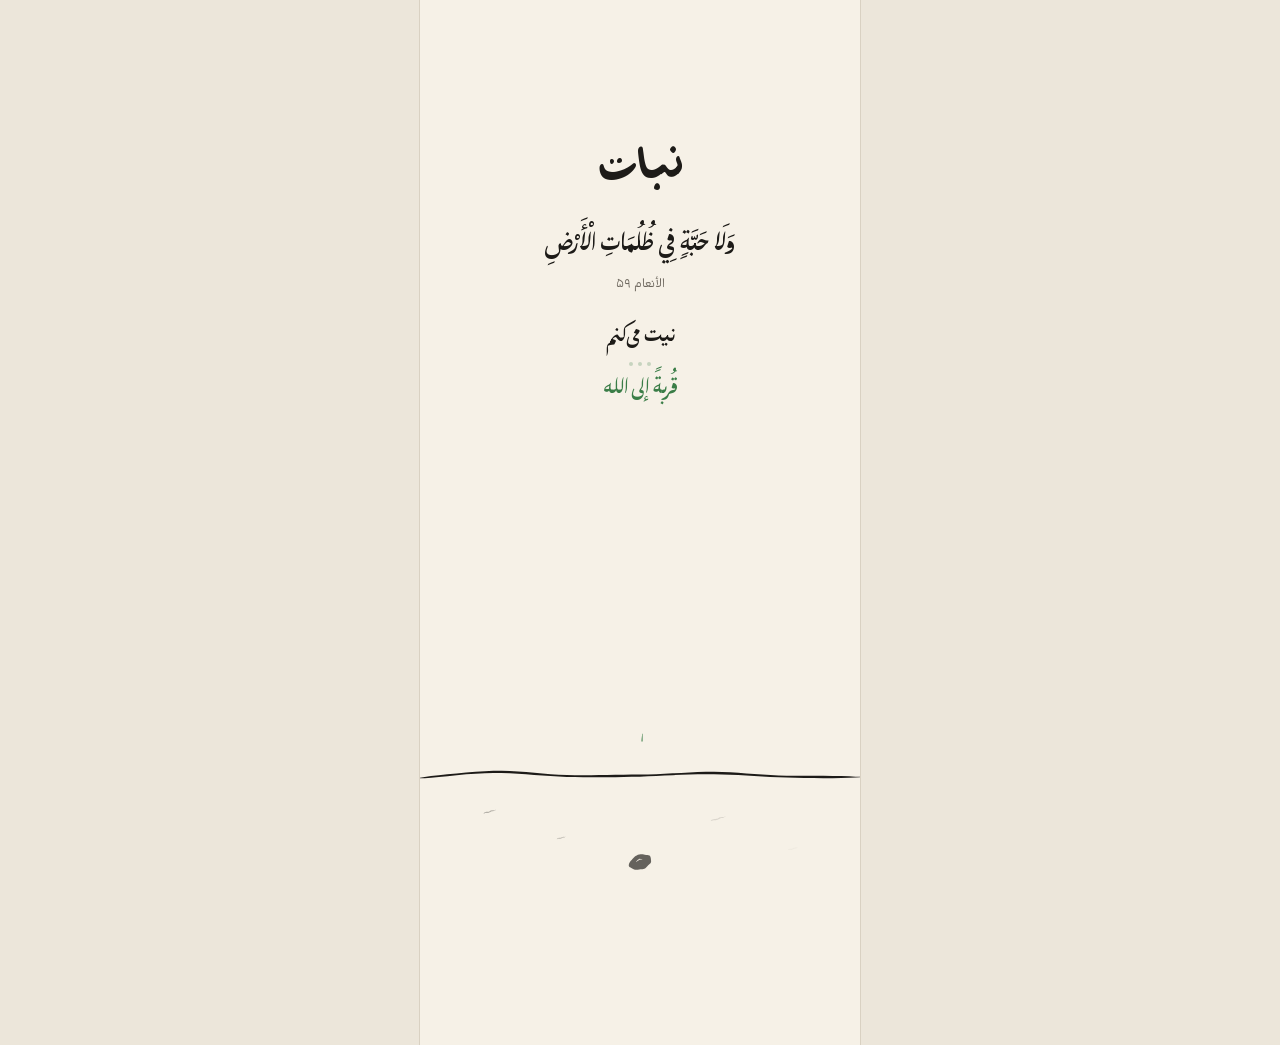
<file: index.html>
<!doctype html>
<html lang="fa" dir="rtl">
<head>
<meta charset="utf-8">
<meta name="viewport" content="width=device-width, initial-scale=1, viewport-fit=cover">
<meta name="theme-color" content="#f6f1e7">
<meta name="apple-mobile-web-app-capable" content="yes">
<meta name="apple-mobile-web-app-status-bar-style" content="default">
<meta name="apple-mobile-web-app-title" content="نبات">
<meta name="description" content="نبات: حفظ قرآن، آرام و به آهنگ خودت.">
<title>نبات</title>
<link rel="manifest" href="manifest.webmanifest">
<link rel="icon" type="image/png" href="icons/icon-192.png">
<link rel="apple-touch-icon" href="icons/apple-touch-icon.png">
<link href="https://fonts.googleapis.com/css2?family=Amiri+Quran&display=swap" rel="stylesheet">
<link href="fonts.css?v=202611240355" rel="stylesheet">
<link href="app.css?v=202611240355" rel="stylesheet">
</head>
<body>
<svg width="0" height="0" style="position:absolute" aria-hidden="true">
  <filter id="boil"><feTurbulence id="turb" type="fractalNoise" baseFrequency="0.035" numOctaves="2" seed="1"/>
  <feDisplacementMap in="SourceGraphic" scale="2"/></filter>
</svg>
<main id="app" class="phone"></main>
<noscript><p style="padding:40px;text-align:center">برای «نبات» جاوااسکریپت لازم است.</p></noscript>
<script src="data/quran.js?v=202611240355"></script>
<script src="data/revayat.js?v=202611240355"></script>
<script src="a1/art.js?v=202611240355"></script>
<script src="a2/art.js?v=202611240355"></script>
<script src="copy.js?v=202611240355"></script>
<script src="fsrs.js?v=202611240355"></script>
<script src="app.js?v=202611240355"></script>
</body>
</html>
</file>
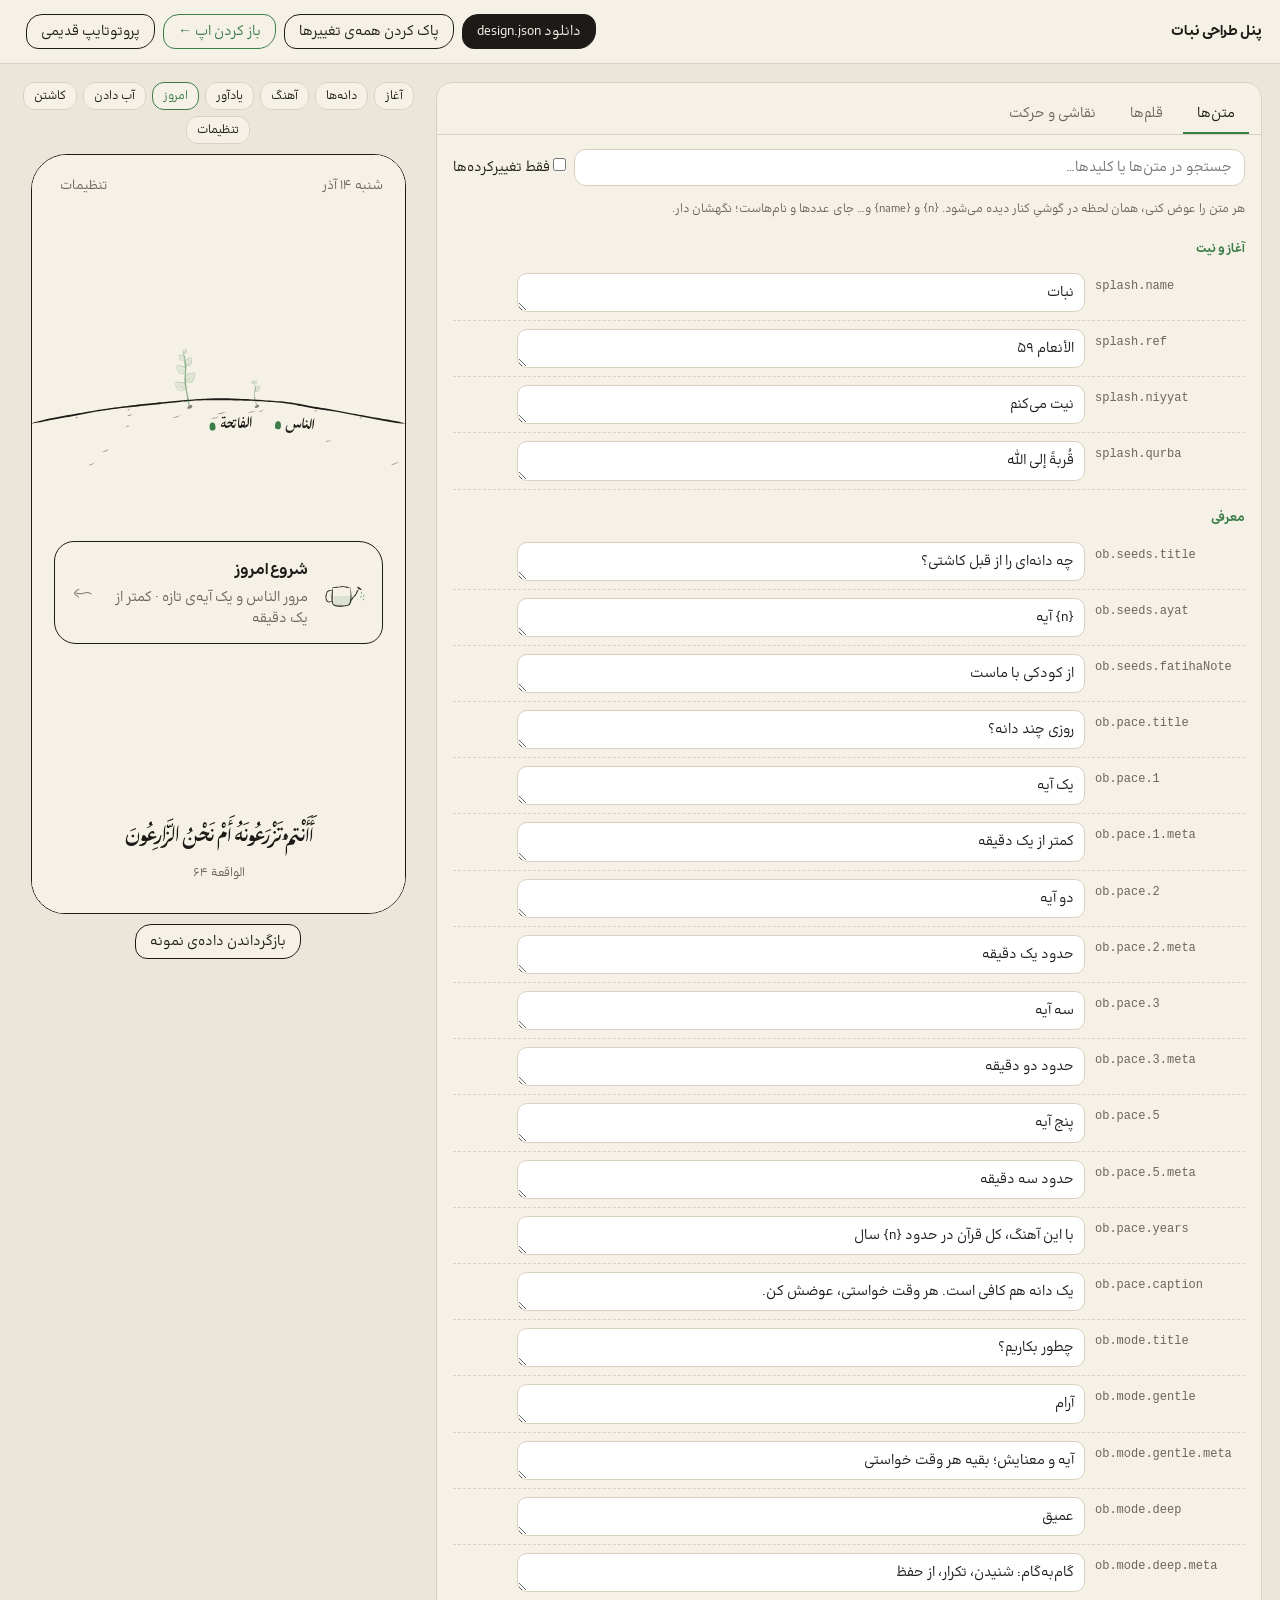
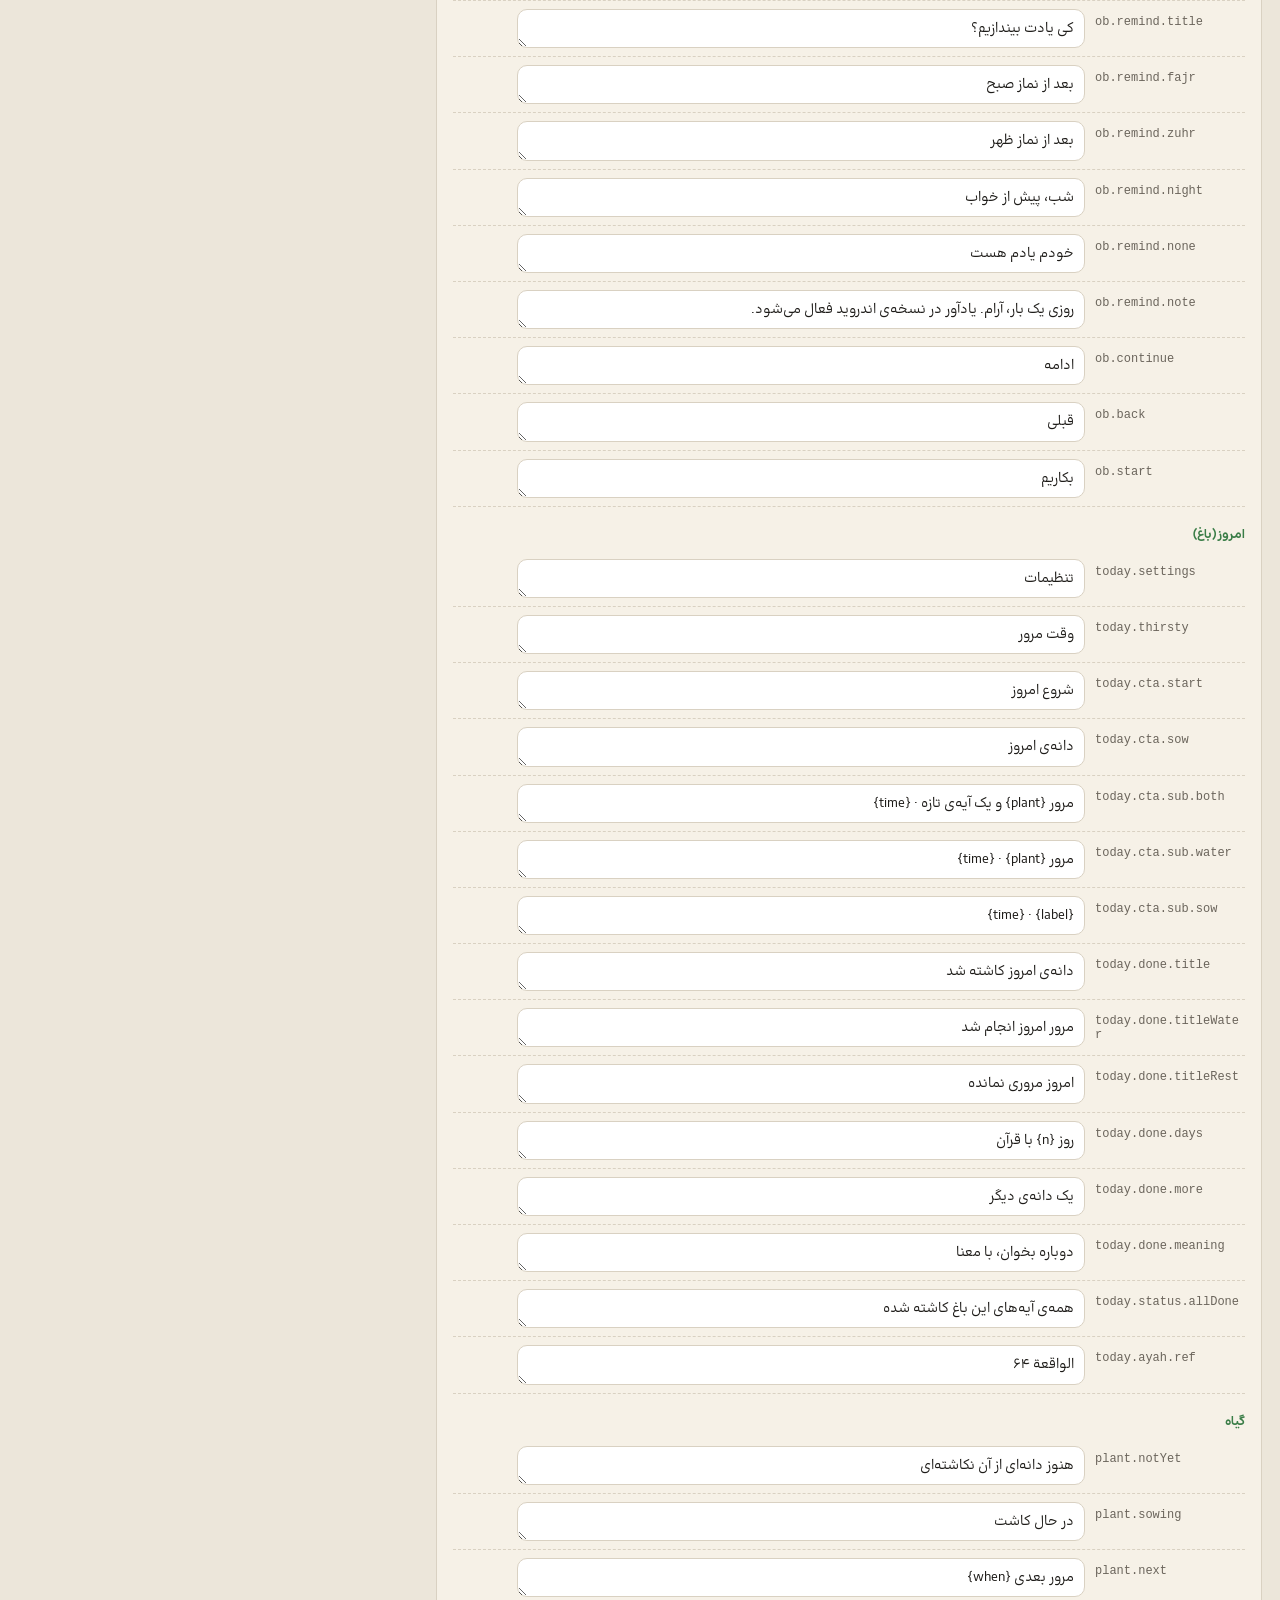
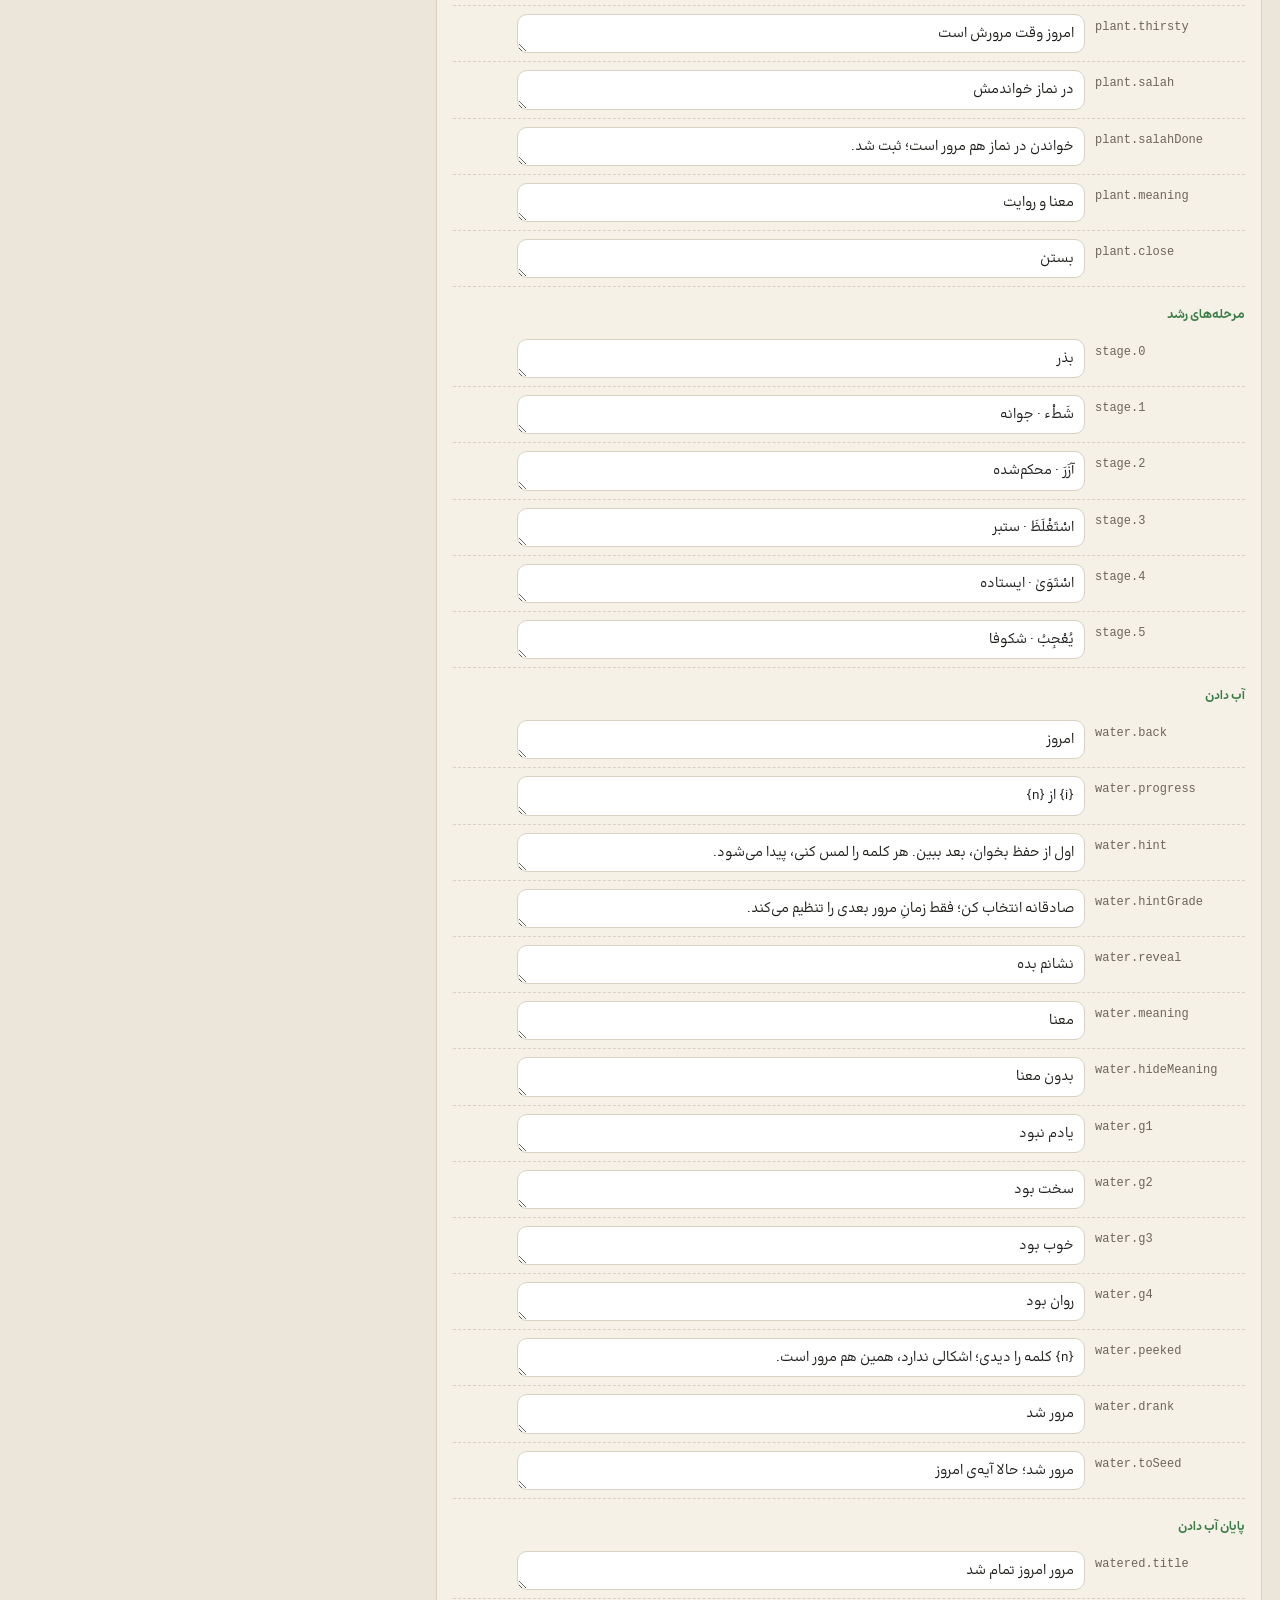
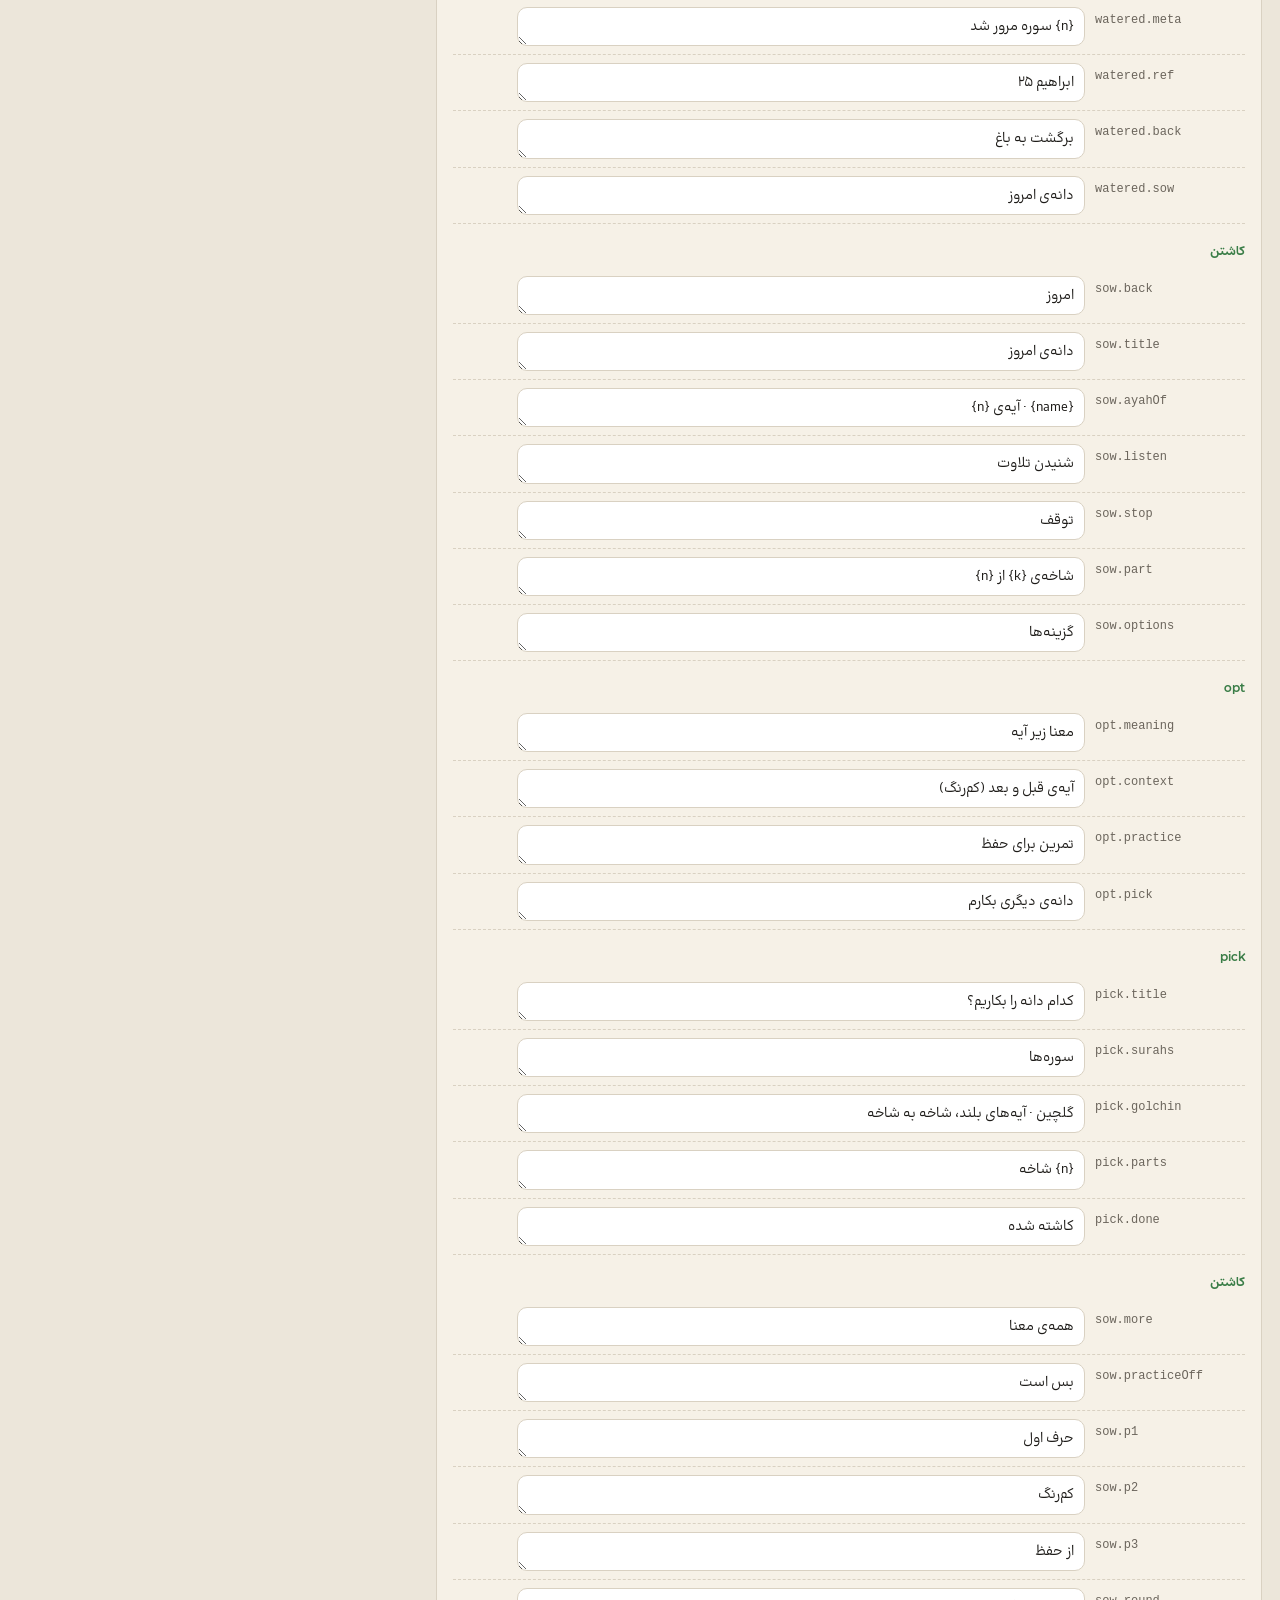
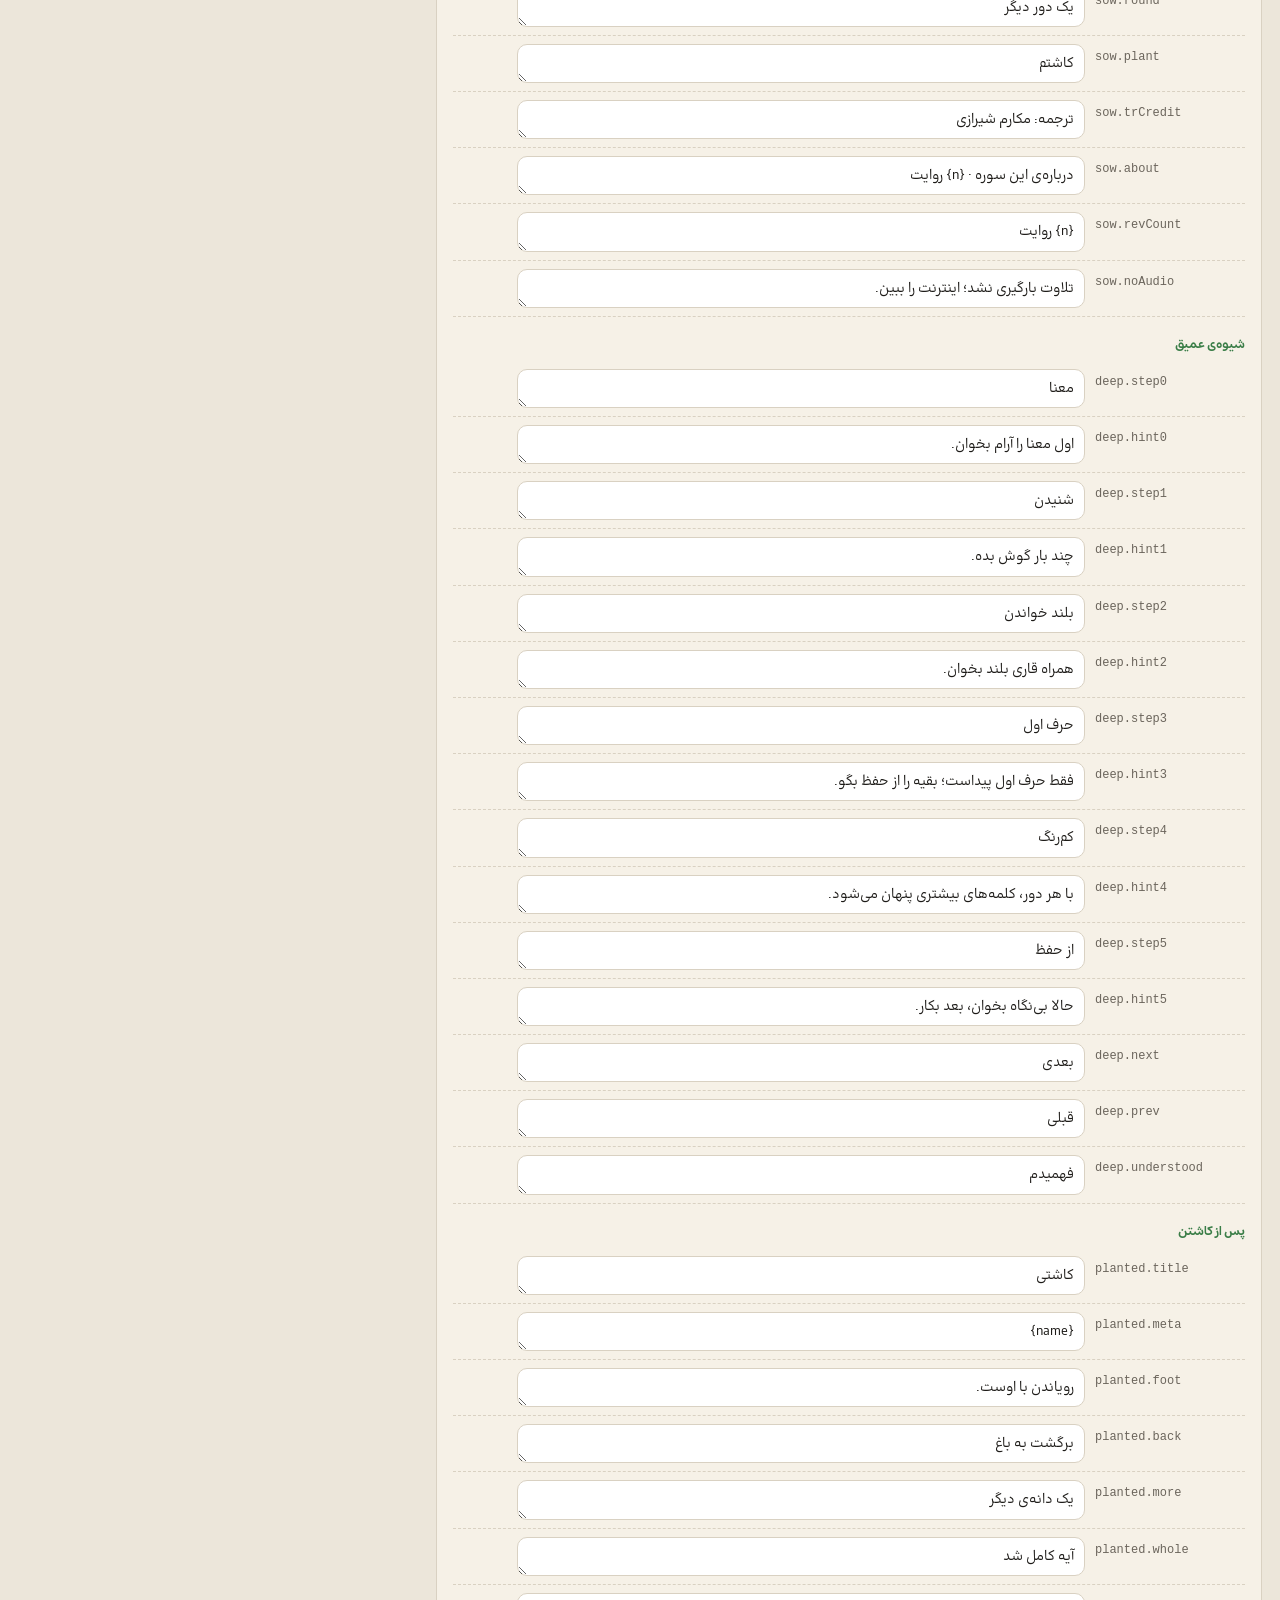
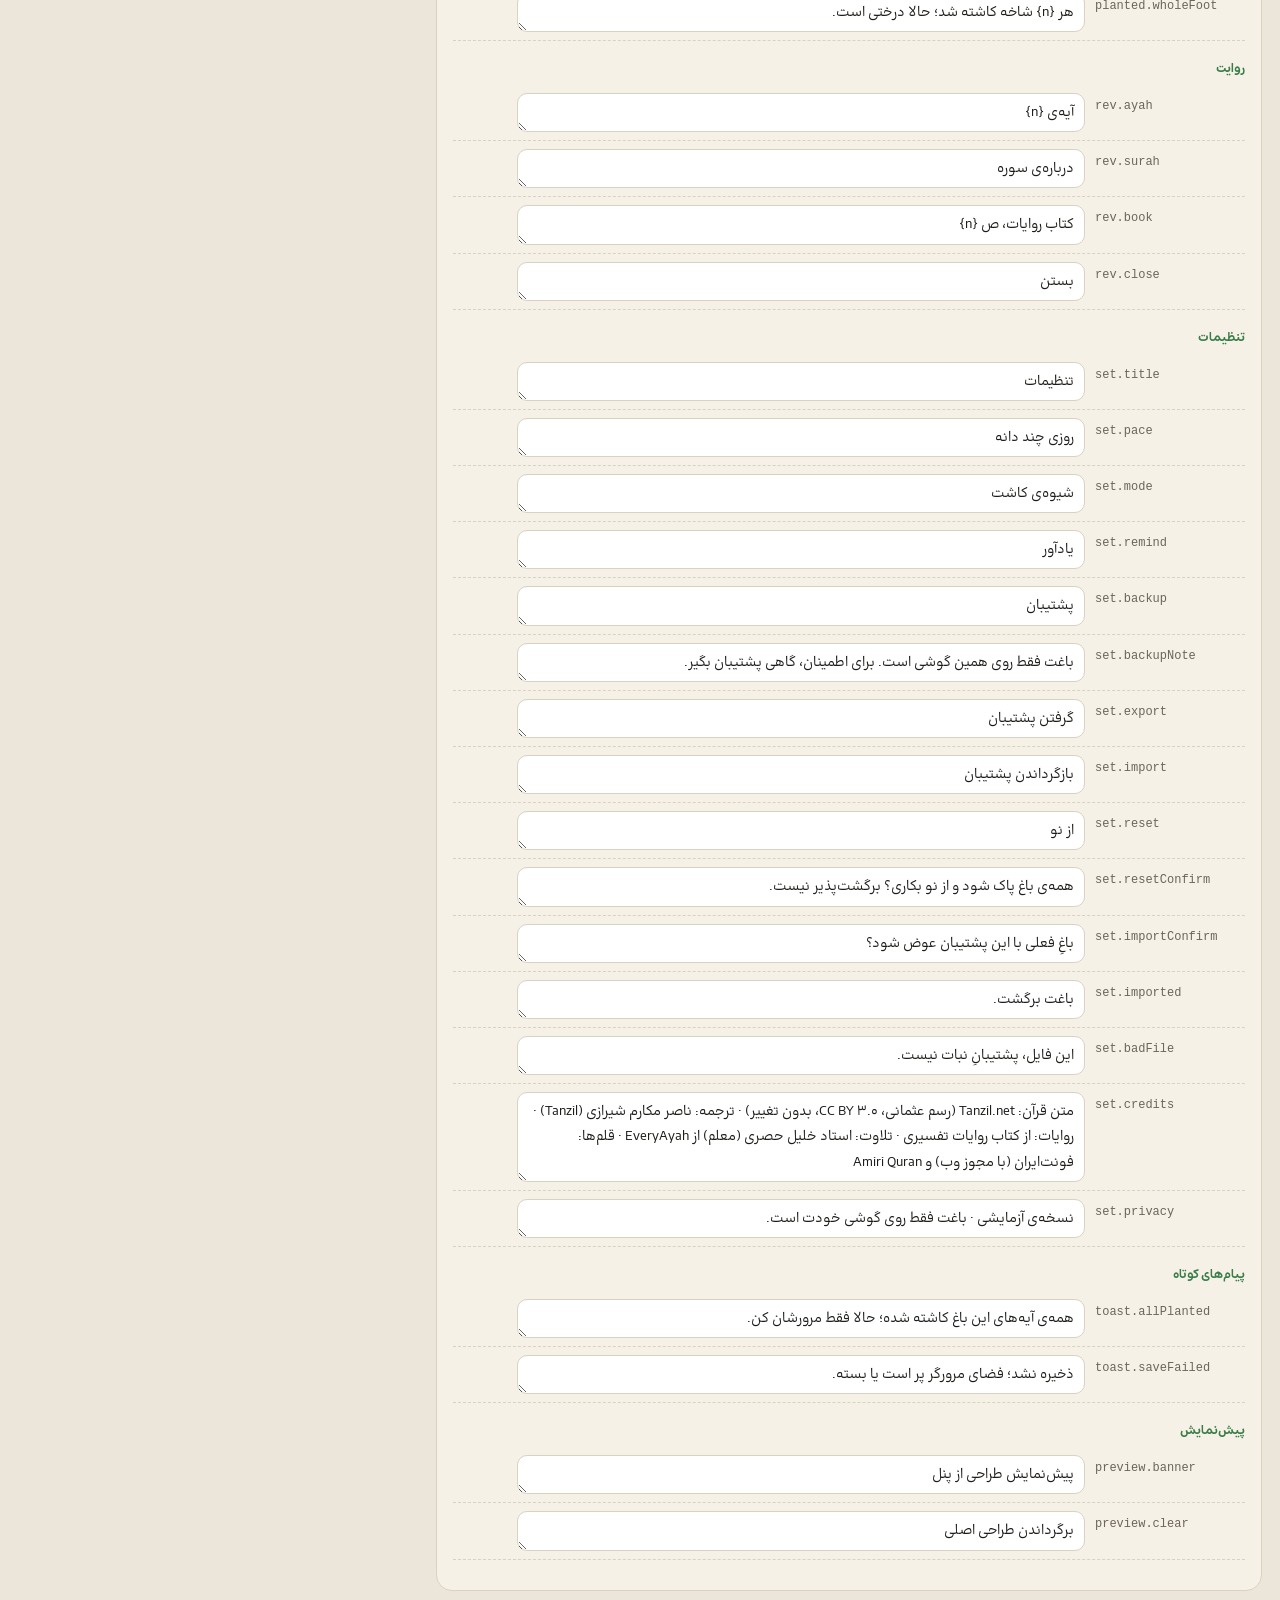
<file: panel/index.html>
<!doctype html>
<html lang="fa" dir="rtl">
<head>
<meta charset="utf-8">
<meta name="viewport" content="width=device-width, initial-scale=1">
<title>نبات · پنل طراحی</title>
<link href="../fonts.css" rel="stylesheet">
<style>
  :root{--paper:#f6f1e7;--ink:#1d1b18;--ink2:#6b655c;--green:#3a7d47;--line:#d9d1c2}
  *{box-sizing:border-box;margin:0}
  body{background:#ece6da;color:var(--ink);font-family:'Bonyade Koodak',Dana,sans-serif;font-size:14px}
  button,select,input,textarea{font:inherit;color:inherit}
  header{display:flex;flex-wrap:wrap;gap:8px;align-items:center;padding:14px 18px;border-bottom:1px solid var(--line);background:var(--paper);position:sticky;top:0;z-index:3}
  header h1{font:700 18px Shoor,'Bonyade Koodak',sans-serif;margin-inline-end:auto}
  .btn{padding:6px 14px;border:1.3px solid var(--ink);border-radius:16px 12px 18px 12px;background:var(--paper);cursor:pointer;text-decoration:none;color:var(--ink);white-space:nowrap}
  .btn.main{background:var(--ink);color:var(--paper)}
  .btn.green{border-color:var(--green);color:var(--green)}
  .btn[aria-pressed=true]{background:var(--green);border-color:var(--green);color:var(--paper)}
  main{display:grid;grid-template-columns:minmax(320px,1fr) 400px;gap:18px;padding:18px;align-items:start}
  @media (max-width:900px){main{grid-template-columns:1fr}.phonecol{order:-1}}
  .panel{background:var(--paper);border:1px solid var(--line);border-radius:16px;min-height:70vh}
  .tabs{display:flex;gap:6px;padding:12px 12px 0;border-bottom:1px solid var(--line)}
  .tabs button{padding:8px 14px;border:none;background:none;border-bottom:2px solid transparent;cursor:pointer;color:var(--ink2)}
  .tabs button.on{border-bottom-color:var(--green);color:var(--ink)}
  .pane{padding:14px 16px 30px;display:none}
  .pane.on{display:block}
  .tools{display:flex;gap:8px;flex-wrap:wrap;align-items:center;margin-bottom:12px}
  .tools input[type=search]{flex:1;min-width:180px;padding:7px 12px;border:1.2px solid var(--line);border-radius:12px;background:#fff}
  .group{margin:18px 0 6px;font:700 15px Shoor,sans-serif;color:var(--green)}
  .item{display:grid;grid-template-columns:150px 1fr auto;gap:10px;align-items:start;padding:8px 0;border-bottom:1px dashed var(--line)}
  .item .k{font:12px ui-monospace,Consolas,monospace;color:var(--ink2);direction:ltr;text-align:left;padding-top:6px;word-break:break-all}
  .item textarea{width:100%;min-height:36px;padding:6px 10px;border:1.2px solid var(--line);border-radius:10px;background:#fff;resize:vertical;line-height:1.8}
  .item.changed textarea{border-color:var(--green);background:#f3f8f1}
  .item .reset{visibility:hidden;font-size:12px;color:var(--ink2);background:none;border:none;cursor:pointer;padding-top:8px}
  .item.changed .reset{visibility:visible}
  .frow{display:grid;grid-template-columns:150px 1fr 80px 70px;gap:8px;align-items:center;padding:7px 6px;border-bottom:1px dashed var(--line);border-radius:8px}
  .frow.hi{background:#e6f0e2}
  .frow select,.frow input{padding:5px 8px;border:1.2px solid var(--line);border-radius:10px;background:#fff;width:100%}
  .frow .sample{grid-column:1/-1;color:var(--ink2);font-size:13px}
  .field{margin:14px 0}
  .field label{display:block;color:var(--ink2);margin-bottom:6px}
  .field select{padding:6px 10px;border:1.2px solid var(--line);border-radius:10px;background:#fff;min-width:220px}
  .phonecol{position:sticky;top:78px;display:flex;flex-direction:column;gap:10px;align-items:center}
  .jump{display:flex;flex-wrap:wrap;gap:6px;justify-content:center}
  .jump button{padding:4px 10px;border:1px solid var(--line);border-radius:12px;background:var(--paper);cursor:pointer;font-size:12px}
  .jump button.on{border-color:var(--green);color:var(--green)}
  .phone{width:375px;height:760px;border:1.5px solid var(--ink);border-radius:36px 32px 38px 34px;overflow:hidden;background:var(--paper)}
  .phone iframe{width:100%;height:100%;border:0}
  .msg{color:var(--green);font-size:12px}
  .note{color:var(--ink2);font-size:12px;line-height:1.9}
</style>
</head>
<body>
<header>
  <h1>پنل طراحی نبات</h1>
  <button class="btn main" id="dl">دانلود design.json</button>
  <button class="btn" id="clear">پاک کردن همه‌ی تغییرها</button>
  <a class="btn green" href="../" target="_blank" rel="noopener">باز کردن اپ ←</a>
  <a class="btn" href="prototype.html">پروتوتایپ قدیمی</a>
  <span class="msg" id="msg"></span>
</header>
<main>
  <section class="panel">
    <div class="tabs"><button data-tab="copy" class="on">متن‌ها</button><button data-tab="fonts">قلم‌ها</button><button data-tab="art">نقاشی و حرکت</button></div>
    <div class="pane on" id="pane-copy">
      <div class="tools"><input type="search" id="q" placeholder="جستجو در متن‌ها یا کلیدها…"><label><input type="checkbox" id="onlyChanged"> فقط تغییرکرده‌ها</label></div>
      <p class="note">هر متن را عوض کنی، همان لحظه در گوشیِ کنار دیده می‌شود. {n} و {name} و… جای عددها و نام‌هاست؛ نگهشان دار.</p>
      <div id="copyList"></div>
    </div>
    <div class="pane" id="pane-fonts">
      <div class="tools"><button class="btn" id="pick" aria-pressed="false">انتخاب از روی صفحه</button><span class="note">روشنش کن و روی هر نوشته در گوشی بزن.</span></div>
      <div id="fontList"></div>
    </div>
    <div class="pane" id="pane-art">
      <div class="field"><label>طرح نقاشی</label><select id="artSel"><option value="a2">قلم‌مو (نسخه‌ی دوم)</option><option value="a1">خط ساده (نسخه‌ی اول)</option></select></div>
      <div class="field"><label>آغاز (اسپلش)</label><select id="splashSel"></select></div>
      <div class="field"><label><input type="checkbox" id="boil"> لرزش خط (حس دست‌کشیده)</label></div>
      <p class="note">نسخه‌های قدیمی‌تر نقاشی‌ها و همه‌ی آزمایش‌ها در «پروتوتایپ قدیمی» نگه داشته شده‌اند.</p>
    </div>
  </section>
  <div class="phonecol">
    <div class="jump" id="jump"></div>
    <div class="phone"><iframe id="app" title="اپ نبات" src="../index.html?preview=1&demo=1&screen=today"></iframe></div>
    <button class="btn" id="demo">بازگرداندن داده‌ی نمونه</button>
  </div>
</main>
<script>
const FAMS = { 'Dana': [100, 200, 300, 400, 500, 600, 700, 800, 900], 'Bonyade Koodak': [400, 700, 900], 'Croissant': [300, 700],
  'Haiku Kharaman': [200, 400, 500, 700], 'Haiku Davan': [200, 400, 500, 700], 'Shoor': [400, 700], 'Shoor Rounded': [400, 700], 'Hafez': [400], 'Amiri Quran': [400] };
const GROUPS = { splash: 'آغاز و نیت', ob: 'معرفی', today: 'امروز (باغ)', plant: 'گیاه', stage: 'مرحله‌های رشد', water: 'آب دادن', watered: 'پایان آب دادن',
  sow: 'کاشتن', deep: 'شیوه‌ی عمیق', planted: 'پس از کاشتن', rev: 'روایت', set: 'تنظیمات', toast: 'پیام‌های کوتاه', preview: 'پیش‌نمایش' };
const SCREENS = [['splash', 'آغاز'], ['seeds', 'دانه‌ها'], ['pace', 'آهنگ'], ['remind', 'یادآور'], ['today', 'امروز'], ['water', 'آب دادن'], ['sow', 'کاشتن'], ['settings', 'تنظیمات']];
const DKEY = 'nabat-design-v1';
const $ = id => document.getElementById(id);
const frame = $('app');
const store = { get(k) { try { return JSON.parse(localStorage.getItem(k) || 'null'); } catch (e) { return null; } },
                set(k, v) { try { localStorage.setItem(k, JSON.stringify(v)); } catch (e) {} } };
let BASE = null, design = null, defaultsCopy = {}, roles = {};
const flash = t => { $('msg').textContent = t; clearTimeout(flash.t); flash.t = setTimeout(() => $('msg').textContent = '', 2200); };

async function init() {
  try { BASE = await (await fetch('../design.json', { cache: 'no-cache' })).json(); } catch (e) { BASE = {}; }
  BASE.fonts = BASE.fonts || {}; BASE.copy = BASE.copy || {};
  const local = store.get(DKEY) || {};
  design = { ...BASE, ...local, fonts: { ...BASE.fonts, ...(local.fonts || {}) }, copy: { ...BASE.copy, ...(local.copy || {}) } };
  frame.addEventListener('load', onFrame);
  if (frame.contentWindow && frame.contentWindow.NABAT_ROLES) onFrame();
}
function onFrame() {
  const w = frame.contentWindow;
  if (!w.NABAT_ROLES) return setTimeout(onFrame, 150);
  roles = w.NABAT_ROLES; defaultsCopy = w.NABAT_COPY_DEFAULTS || {};
  buildCopy(); buildFonts(); buildArt(); buildJump(); hookPick();
  w.NABAT_setDesign(design);
}
function push() { store.set(DKEY, design); try { frame.contentWindow.NABAT_setDesign(design); } catch (e) {} }

/* ---------- copy ---------- */
function buildCopy() {
  const q = $('q').value.trim(), only = $('onlyChanged').checked;
  let html = '', lastGroup = '';
  for (const k of Object.keys(defaultsCopy)) {
    const def = defaultsCopy[k], val = design.copy[k] ?? def, changed = design.copy[k] !== undefined && design.copy[k] !== def;
    if (only && !changed) continue;
    if (q && !(k.includes(q) || String(val).includes(q) || String(def).includes(q))) continue;
    const g = k.split('.')[0];
    if (g !== lastGroup) { html += `<p class="group">${GROUPS[g] || g}</p>`; lastGroup = g; }
    html += `<div class="item ${changed ? 'changed' : ''}" data-k="${k}"><span class="k">${k}</span>
      <textarea rows="${String(val).length > 60 ? 3 : 1}">${String(val).replace(/</g, '&lt;')}</textarea><button class="reset">بازنشانی</button></div>`;
  }
  $('copyList').innerHTML = html || '<p class="note">چیزی پیدا نشد.</p>';
}
$('copyList').addEventListener('input', e => {
  const it = e.target.closest('.item'); if (!it) return; const k = it.dataset.k, v = e.target.value;
  if (v === defaultsCopy[k]) delete design.copy[k]; else design.copy[k] = v;
  it.classList.toggle('changed', design.copy[k] !== undefined);
  clearTimeout(push.t); push.t = setTimeout(push, 220);
});
$('copyList').addEventListener('click', e => {
  if (!e.target.classList.contains('reset')) return; const k = e.target.closest('.item').dataset.k;
  delete design.copy[k]; push(); buildCopy();
});
$('q').oninput = buildCopy; $('onlyChanged').onchange = buildCopy;

/* ---------- fonts ---------- */
function buildFonts() {
  $('fontList').innerHTML = Object.entries(roles).map(([r, label]) => {
    const c = design.fonts[r] || {}; const fams = r === 'quran' ? ['Amiri Quran'] : Object.keys(FAMS);
    return `<div class="frow" data-r="${r}" id="f-${r}"><span>${label}</span>
      <select data-f>${fams.map(f => `<option ${f === c.font ? 'selected' : ''}>${f}</option>`).join('')}</select>
      <select data-w>${(FAMS[c.font] || [400]).map(w => `<option ${w === +c.weight ? 'selected' : ''}>${w}</option>`).join('')}</select>
      <input data-s type="number" min="9" max="80" value="${c.size || 14}">
      ${r === 'quran' ? '<span class="sample">متن قرآنِ صفحه‌های حفظ فقط با قلم قرآنیِ عثمانی.</span>' : ''}</div>`;
  }).join('');
}
$('fontList').addEventListener('change', e => {
  const row = e.target.closest('.frow'); const r = row.dataset.r; const c = { ...(design.fonts[r] || {}) };
  if (e.target.matches('[data-f]')) { c.font = e.target.value; const ws = FAMS[c.font]; if (!ws.includes(+c.weight)) c.weight = ws.includes(400) ? 400 : ws[0]; }
  if (e.target.matches('[data-w]')) c.weight = +e.target.value;
  if (e.target.matches('[data-s]')) c.size = +e.target.value;
  design.fonts[r] = c; push(); buildFonts(); highlight(r);
});
$('fontList').addEventListener('input', e => { if (!e.target.matches('[data-s]')) return; const r = e.target.closest('.frow').dataset.r;
  design.fonts[r] = { ...design.fonts[r], size: +e.target.value }; clearTimeout(push.t); push.t = setTimeout(push, 120); });
function highlight(r) { document.querySelectorAll('.frow').forEach(x => x.classList.toggle('hi', x.dataset.r === r)); const el = $('f-' + r); el && el.scrollIntoView({ block: 'center', behavior: 'smooth' }); }
function hookPick() {
  const doc = frame.contentDocument; if (!doc || doc.__nabatHooked) return; doc.__nabatHooked = true;
  doc.addEventListener('click', e => {
    if ($('pick').getAttribute('aria-pressed') !== 'true') return;
    const el = e.target.closest('[data-role]'); if (!el) return;
    e.preventDefault(); e.stopPropagation(); tab('fonts'); highlight(el.dataset.role);
  }, true);
}
$('pick').onclick = e => { const on = e.currentTarget.getAttribute('aria-pressed') !== 'true'; e.currentTarget.setAttribute('aria-pressed', on);
  try { frame.contentDocument.body.style.outline = on ? '3px dashed #3a7d47' : ''; } catch (x) {} };

/* ---------- art ---------- */
function buildArt() {
  const w = frame.contentWindow, set = (w.NABAT_ART || {})[design.art || 'a2'] || {};
  $('artSel').value = design.art || 'a2';
  const names = { 'splash.svg': 'مینیمال تازه (پیش‌فرض)', 'splash-first.svg': 'اولی' };
  $('splashSel').innerHTML = Object.keys(set).filter(k => k.startsWith('splash')).map(k => `<option value="${k}" ${k === design.splash ? 'selected' : ''}>${names[k] || k}</option>`).join('');
  $('boil').checked = design.boil !== false;
}
$('artSel').onchange = e => { design.art = e.target.value; push(); buildArt(); };
$('splashSel').onchange = e => { design.splash = e.target.value; push(); go('splash'); };
$('boil').onchange = e => { design.boil = e.target.checked; push(); };

/* ---------- screens / tabs / actions ---------- */
function buildJump() { $('jump').innerHTML = SCREENS.map(([k, l]) => `<button data-s="${k}">${l}</button>`).join(''); }
function go(r) { try { frame.contentWindow.NABAT_go(r); } catch (e) {} document.querySelectorAll('#jump button').forEach(b => b.classList.toggle('on', b.dataset.s === r)); }
$('jump').onclick = e => { const b = e.target.closest('[data-s]'); if (b) go(b.dataset.s); };
function tab(name) { document.querySelectorAll('.tabs button').forEach(b => b.classList.toggle('on', b.dataset.tab === name));
  document.querySelectorAll('.pane').forEach(p => p.classList.toggle('on', p.id === 'pane-' + name)); }
document.querySelector('.tabs').onclick = e => { const b = e.target.closest('[data-tab]'); if (b) tab(b.dataset.tab); };
$('dl').onclick = () => {
  const out = { art: design.art || 'a2', splash: design.splash || 'splash.svg', boil: design.boil !== false, fonts: design.fonts, copy: design.copy };
  const a = document.createElement('a'); a.href = URL.createObjectURL(new Blob([JSON.stringify(out, null, 1)], { type: 'application/json' }));
  a.download = 'design.json'; a.click(); flash('دانلود شد. design.json را در هاست جایگزین کن.');
};
$('clear').onclick = () => { if (!confirm('همه‌ی تغییرهای این مرورگر پاک شود و طراحیِ منتشرشده برگردد؟')) return;
  try { localStorage.removeItem(DKEY); } catch (e) {} location.reload(); };
$('demo').onclick = () => { try { localStorage.removeItem('nabat-state-preview'); } catch (e) {} frame.contentWindow.location.reload(); };
window.addEventListener('message', e => { if (e.data && e.data.nabat === 'route') document.querySelectorAll('#jump button').forEach(b => b.classList.toggle('on', b.dataset.s === e.data.route)); });
frame.addEventListener('load', () => { try { frame.contentDocument.__nabatHooked = false; } catch (e) {} });
init();
</script>
</body>
</html>
</file>
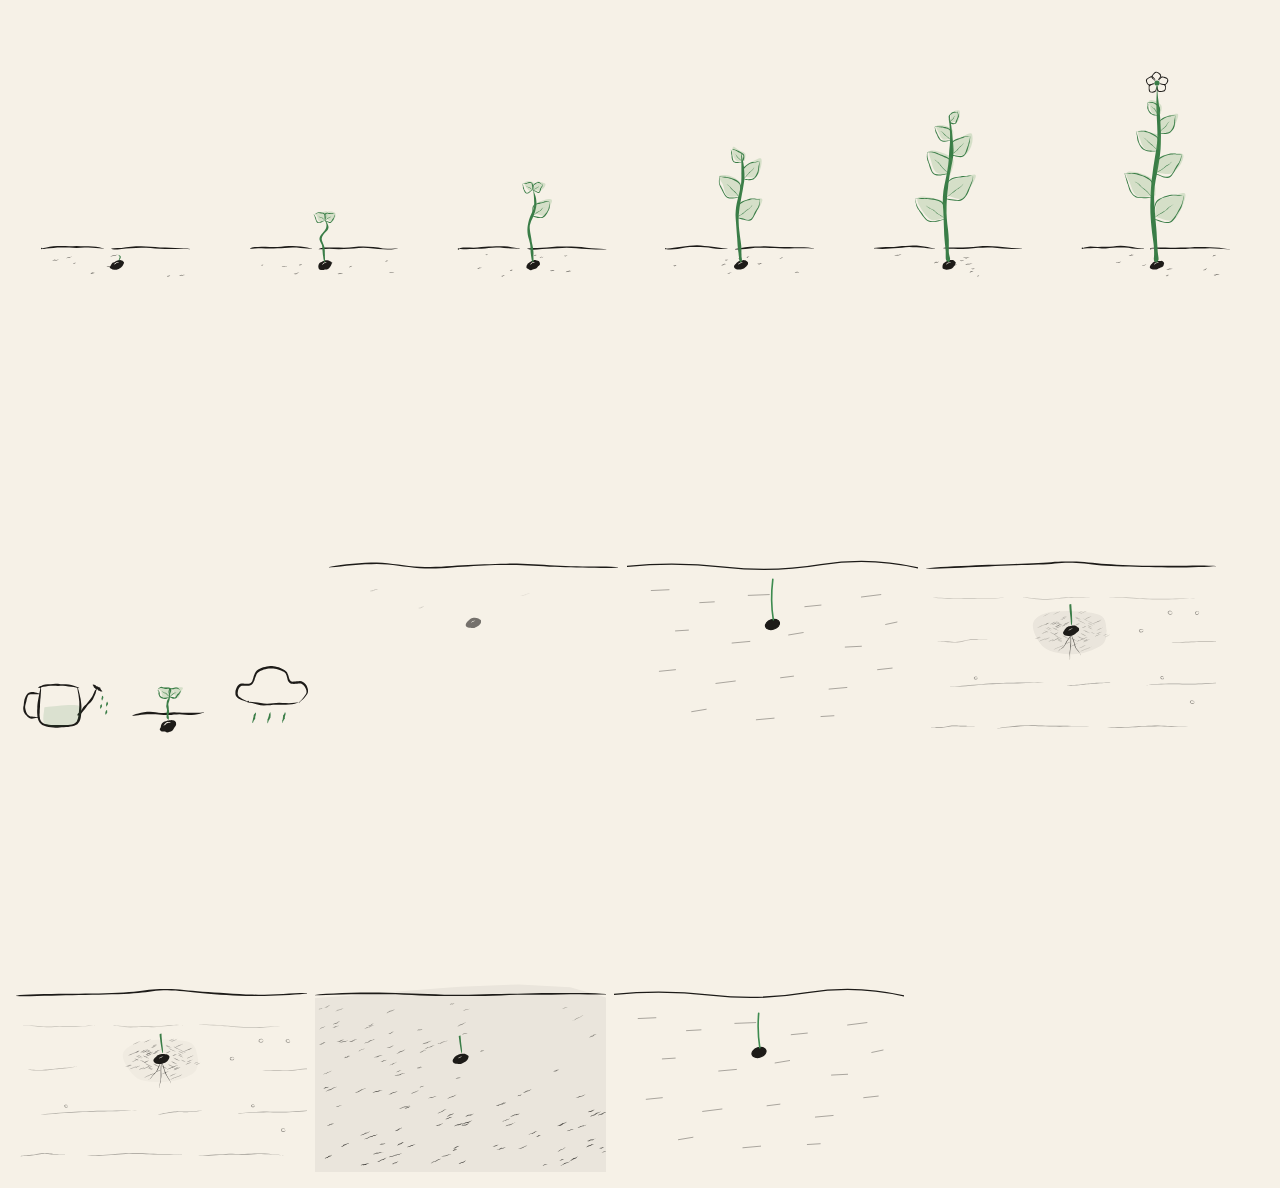
<file: art.html>
<!doctype html>
<html><head><meta charset="utf-8"><title>Art sheet</title>
<style>body{background:#f6f1e7;margin:0;padding:16px;display:flex;flex-wrap:wrap;gap:8px;align-items:flex-end}
img{height:300px}img.i{height:96px}img.s{height:420px}</style></head>
<body>
<img src="a2/stage-0.svg"><img src="a2/stage-1.svg"><img src="a2/stage-2.svg"><img src="a2/stage-3.svg"><img src="a2/stage-4.svg"><img src="a2/stage-5.svg">
<img class="i" src="a2/water.svg"><img class="i" src="a2/seed.svg"><img class="i" src="a2/rain.svg"><img class="s" src="a2/splash.svg"><img class="s" src="a2/splash-first.svg"><img class="s" src="a2/splash-layers.svg"><img class="s" src="a2/splash-layers-soft.svg"><img class="s" src="a2/splash-hatch.svg"><img class="s" src="a1/splash.svg">
</body></html>
</file>
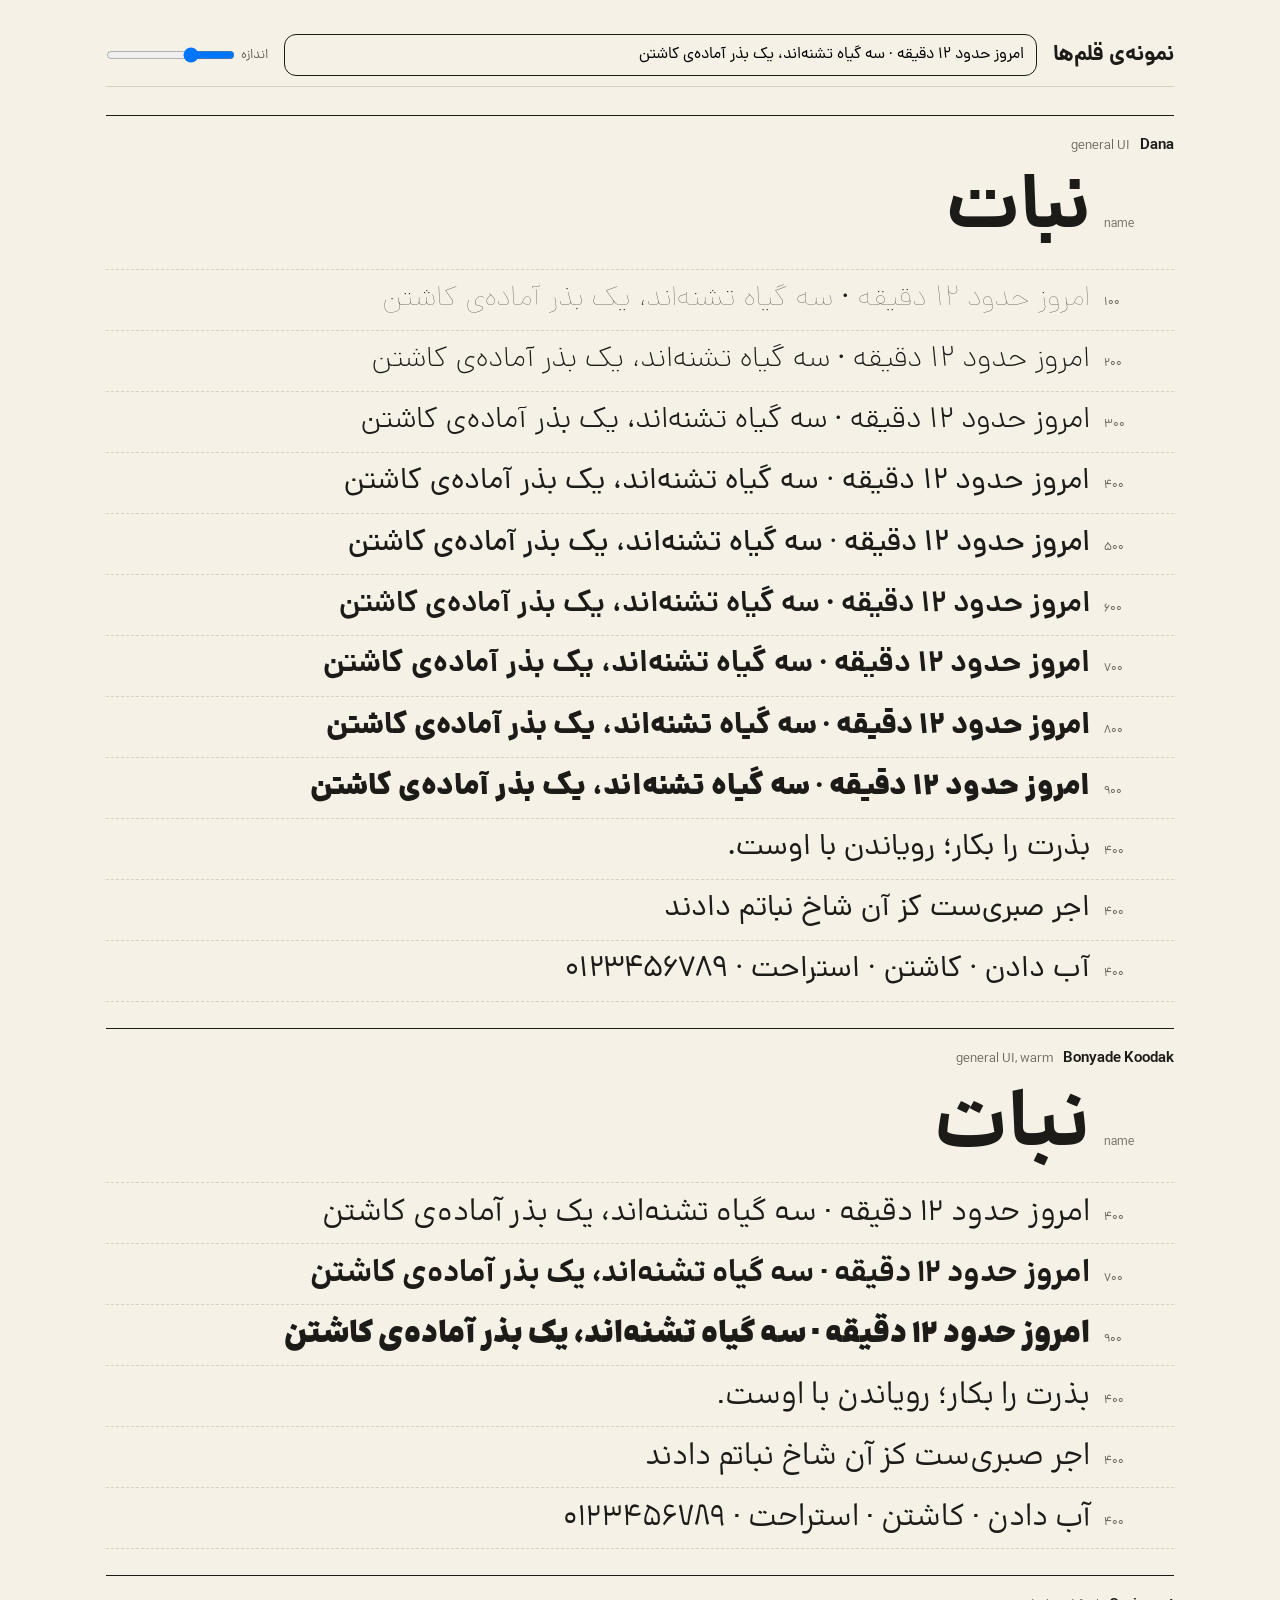
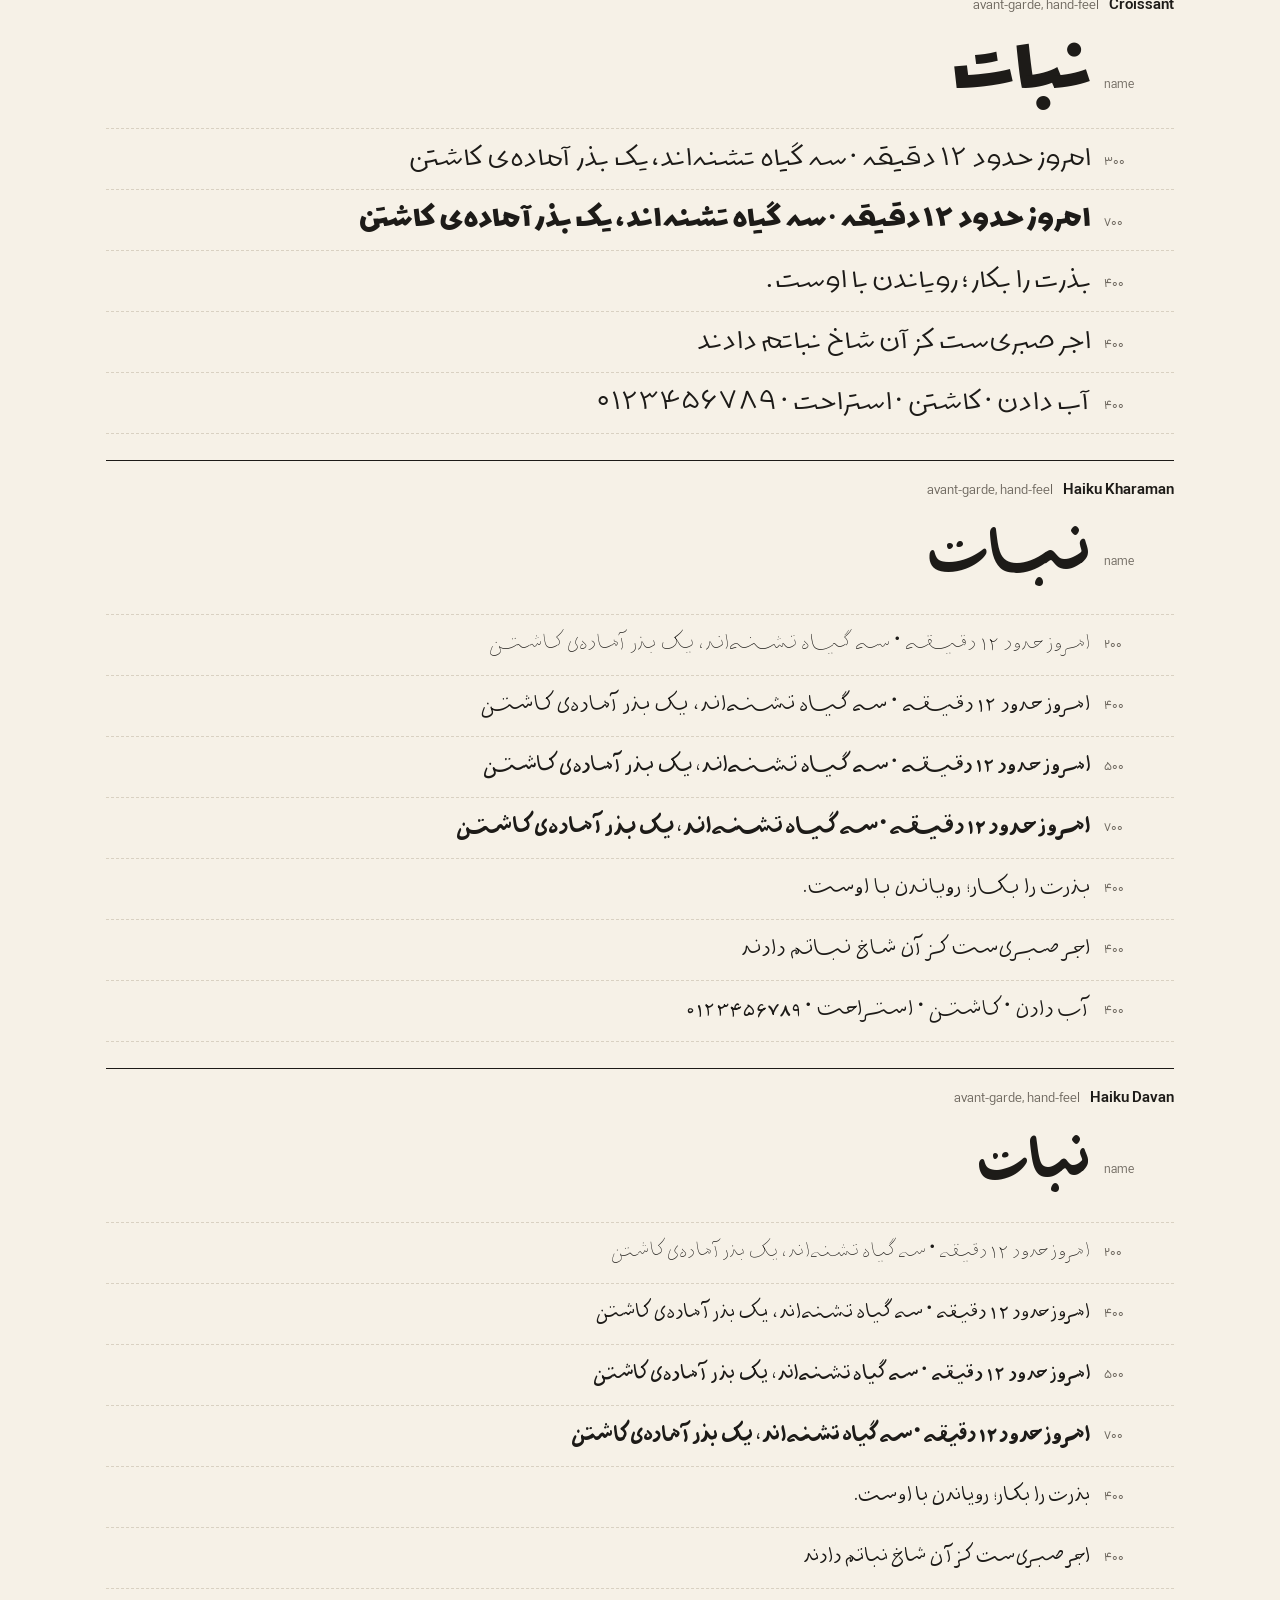
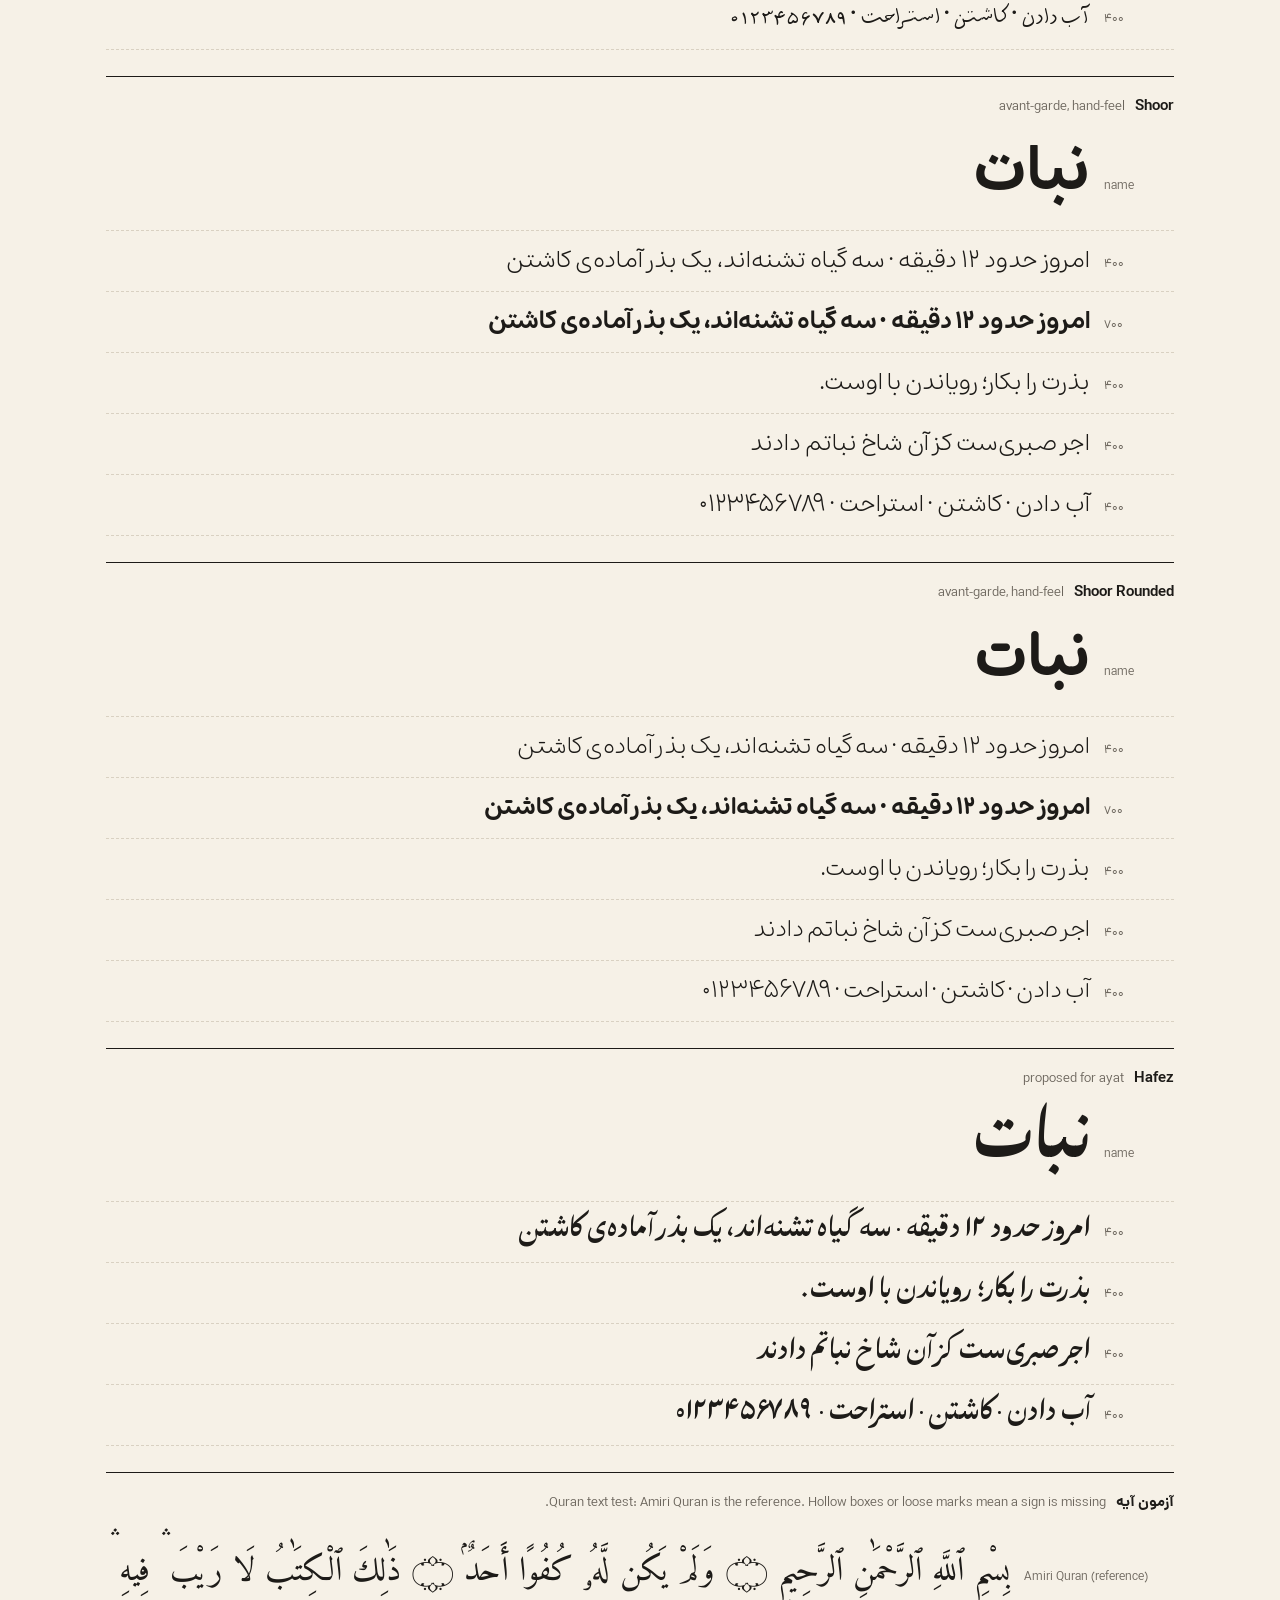
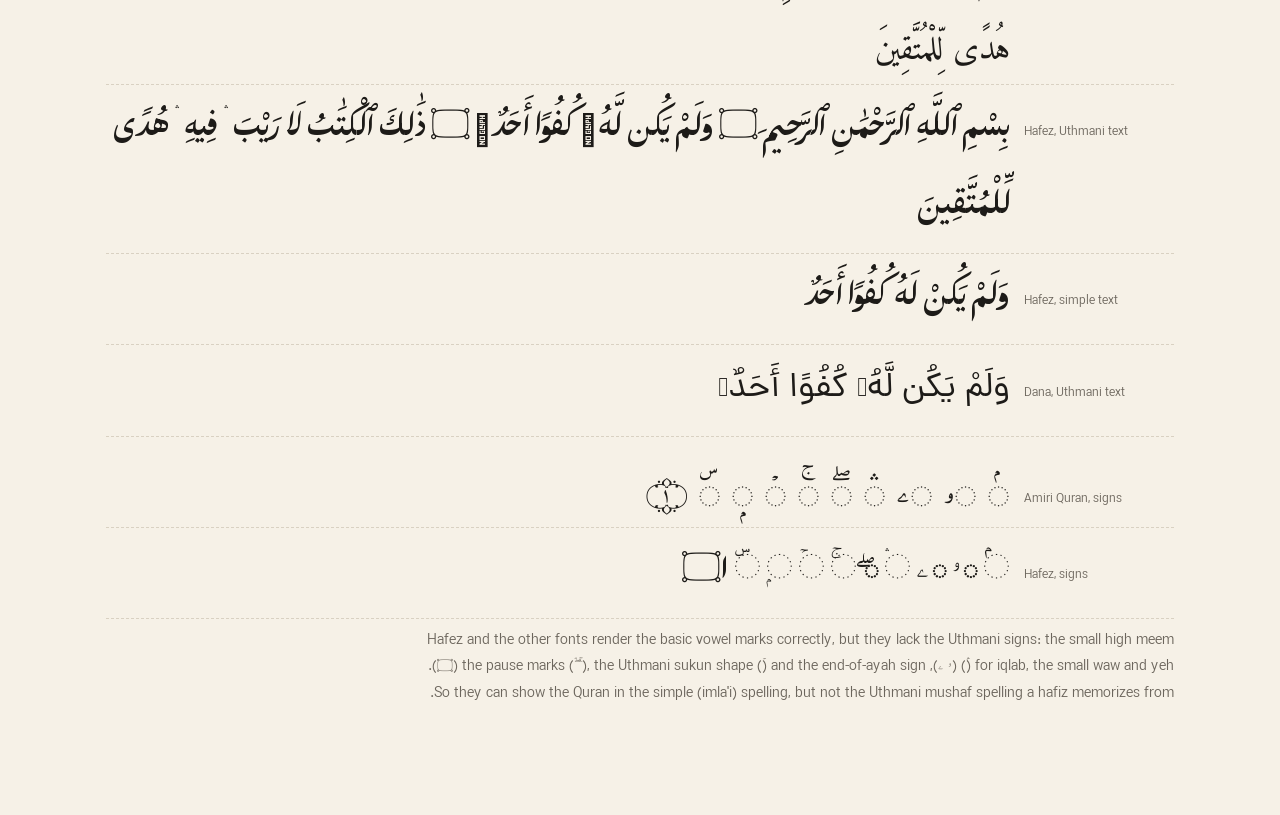
<file: fonts.html>
<!doctype html>
<html lang="fa" dir="rtl">
<head>
<meta charset="utf-8">
<meta name="viewport" content="width=device-width, initial-scale=1">
<title>Font specimens</title>
<link href="https://fonts.googleapis.com/css2?family=Amiri+Quran&display=swap" rel="stylesheet">
<link href="fonts.css" rel="stylesheet">
<style>
  :root{--paper:#f6f1e7;--ink:#1d1b18;--ink2:#6b655c;--green:#3d8b4f;--line:#d9d1c2}
  *{box-sizing:border-box;margin:0}
  body{background:var(--paper);color:var(--ink);font-family:Dana,sans-serif;padding:24px 16px 80px;max-width:1100px;margin:0 auto}
  header{display:flex;gap:16px;align-items:center;flex-wrap:wrap;margin-bottom:28px;position:sticky;top:0;background:var(--paper);padding:10px 0;border-bottom:1px solid var(--line);z-index:2}
  header h1{font-weight:700;font-size:22px}
  header input[type=text]{flex:1;min-width:220px;font:inherit;padding:8px 12px;border:1.4px solid var(--ink);border-radius:12px;background:transparent}
  header label{font-size:13px;color:var(--ink2);display:flex;gap:6px;align-items:center}
  section{border-top:1.4px solid var(--ink);padding:18px 0 26px}
  section h2{font:700 15px Dana,sans-serif;display:flex;gap:10px;align-items:baseline}
  section h2 small{font-weight:400;color:var(--ink2);font-size:13px}
  .row{display:grid;grid-template-columns:70px 1fr;gap:14px;align-items:baseline;padding:6px 0;border-bottom:1px dashed var(--line)}
  .w{font:12px Dana,sans-serif;color:var(--ink2);direction:ltr;text-align:left}
  .s{font-size:var(--size,30px);line-height:1.6;overflow-wrap:anywhere}
  .big{font-size:76px;line-height:1.3}
  .ayahs .row{grid-template-columns:150px 1fr}
  .ayahs .s{font-size:34px;line-height:2.3}
  .bad{color:#a33}
  .note{font-size:14px;color:var(--ink2);line-height:1.9;margin-top:10px;max-width:760px}
  .tag{display:inline-block;font-size:12px;border:1px solid var(--ink2);border-radius:10px;padding:0 8px;margin-inline-start:6px;color:var(--ink2)}
</style>
</head>
<body>
<header>
  <h1>نمونه‌ی قلم‌ها</h1>
  <input type="text" id="txt" value="امروز حدود ۱۲ دقیقه · سه گیاه تشنه‌اند، یک بذر آماده‌ی کاشتن" aria-label="Sample text">
  <label>اندازه <input type="range" id="size" min="14" max="64" value="30"></label>
</header>

<div id="families"></div>

<section class="ayahs">
  <h2>آزمون آیه <small>Quran text test: Amiri Quran is the reference. Hollow boxes or loose marks mean a sign is missing.</small></h2>
  <div id="ayahRows"></div>
  <p class="note">
    Hafez and the other fonts render the basic vowel marks correctly, but they lack the Uthmani signs: the small high meem (ۢ) for iqlab, the small waw and yeh (ۥ ۦ), the pause marks (ۛ ۖ ۚ), the Uthmani sukun shape (ۡ) and the end-of-ayah sign (۝).
    So they can show the Quran in the simple (imla'i) spelling, but not the Uthmani mushaf spelling a hafiz memorizes from.
  </p>
</section>

<script>
const FAMILIES = [
  ['Dana', [100,200,300,400,500,600,700,800,900], 'general UI'],
  ['Bonyade Koodak', [400,700,900], 'general UI, warm'],
  ['Croissant', [300,700], 'avant-garde, hand-feel'],
  ['Haiku Kharaman', [200,400,500,700], 'avant-garde, hand-feel'],
  ['Haiku Davan', [200,400,500,700], 'avant-garde, hand-feel'],
  ['Shoor', [400,700], 'avant-garde, hand-feel'],
  ['Shoor Rounded', [400,700], 'avant-garde, hand-feel'],
  ['Hafez', [400], 'proposed for ayat'],
];
const EXTRA = ['بذرت را بکار؛ رویاندن با اوست.', 'اجر صبری‌ست کز آن شاخ نباتم دادند', 'آب دادن · کاشتن · استراحت · ۰۱۲۳۴۵۶۷۸۹'];

const fam = document.getElementById('families');
FAMILIES.forEach(([name, weights, role]) => {
  const s = document.createElement('section');
  s.innerHTML = `<h2>${name} <small>${role}</small></h2>
    <div class="row"><span class="w">name</span><span class="big" style="font-family:'${name}';font-weight:${weights.includes(700)?700:weights.at(-1)}">نبات</span></div>` +
    weights.map(w => `<div class="row"><span class="w">${w}</span><span class="s live" style="font-family:'${name}';font-weight:${w}"></span></div>`).join('') +
    EXTRA.map(t => `<div class="row"><span class="w">400</span><span class="s" style="font-family:'${name}';font-weight:400">${t}</span></div>`).join('');
  fam.appendChild(s);
});

/* Uthmani (Tanzil) samples: 1:1, 112:4, 2:2. Simple (imla'i) spelling of 112:4 for comparison. */
const UTH = ['بِسْمِ ٱللَّهِ ٱلرَّحْمَٰنِ ٱلرَّحِيمِ', 'وَلَمْ يَكُن لَّهُۥ كُفُوًا أَحَدٌۢ', 'ذَٰلِكَ ٱلْكِتَٰبُ لَا رَيْبَ ۛ فِيهِ ۛ هُدًى لِّلْمُتَّقِينَ'];
const SIMPLE = 'وَلَمْ يَكُنْ لَهُ كُفُوًا أَحَدٌ';
const MARKS = ['ۢ','ۥ','ۦ','ۛ','ۖ','ۚ','ۡ','ۭ','ۜ'].map(m => '◌' + m).join('  ') + '  ۝١';
const rows = [
  ['Amiri Quran (reference)', 'Amiri Quran', UTH.join(' ۝ ')],
  ['Hafez, Uthmani text', 'Hafez', UTH.join(' ۝ ')],
  ['Hafez, simple text', 'Hafez', SIMPLE],
  ['Dana, Uthmani text', 'Dana', UTH[1]],
  ['Amiri Quran, signs', 'Amiri Quran', MARKS],
  ['Hafez, signs', 'Hafez', MARKS],
];
document.getElementById('ayahRows').innerHTML = rows.map(([lab, f, t]) =>
  `<div class="row"><span class="w">${lab}</span><span class="s" style="font-family:'${f}'">${t}</span></div>`).join('');

const txt = document.getElementById('txt'), size = document.getElementById('size');
const paint = () => document.querySelectorAll('.live').forEach(e => e.textContent = txt.value);
txt.oninput = paint; paint();
size.oninput = () => document.body.style.setProperty('--size', size.value + 'px');
</script>
</body>
</html>
</file>
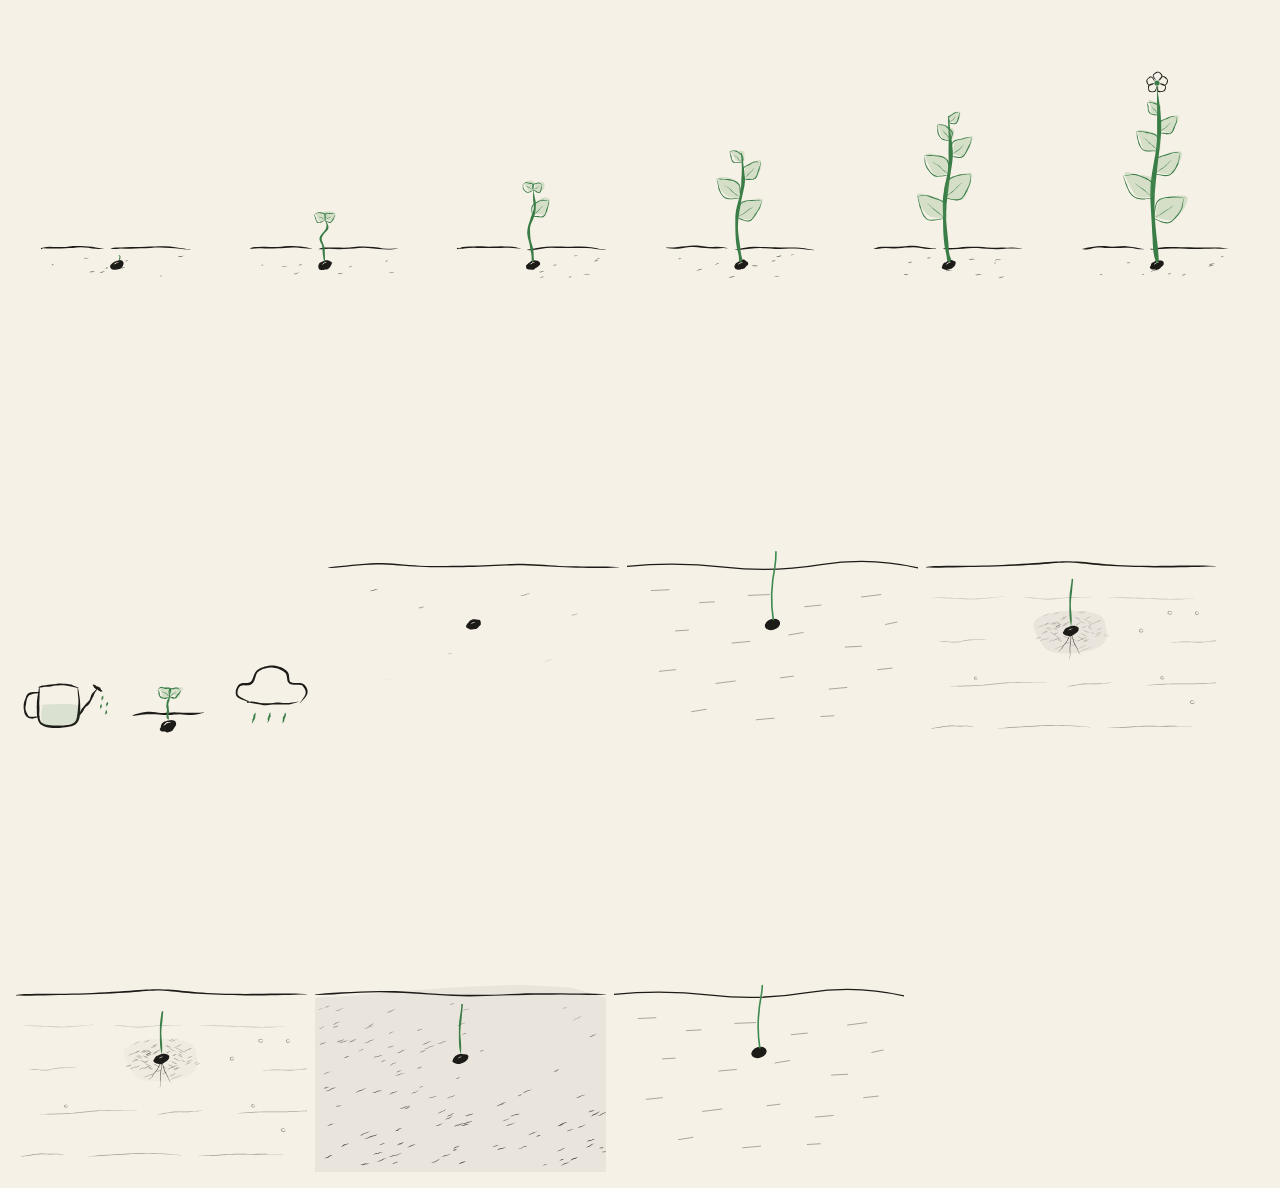
<file: panel/art.html>
<!doctype html>
<html><head><meta charset="utf-8"><title>Art sheet</title>
<style>body{background:#f6f1e7;margin:0;padding:16px;display:flex;flex-wrap:wrap;gap:8px;align-items:flex-end}
img{height:300px}img.i{height:96px}img.s{height:420px}</style></head>
<body>
<img src="../a2/stage-0.svg"><img src="../a2/stage-1.svg"><img src="../a2/stage-2.svg"><img src="../a2/stage-3.svg"><img src="../a2/stage-4.svg"><img src="../a2/stage-5.svg">
<img class="i" src="../a2/water.svg"><img class="i" src="../a2/seed.svg"><img class="i" src="../a2/rain.svg"><img class="s" src="../a2/splash.svg"><img class="s" src="../a2/splash-first.svg"><img class="s" src="../a2/splash-layers.svg"><img class="s" src="../a2/splash-layers-soft.svg"><img class="s" src="../a2/splash-hatch.svg"><img class="s" src="../a1/splash.svg">
</body></html>
</file>
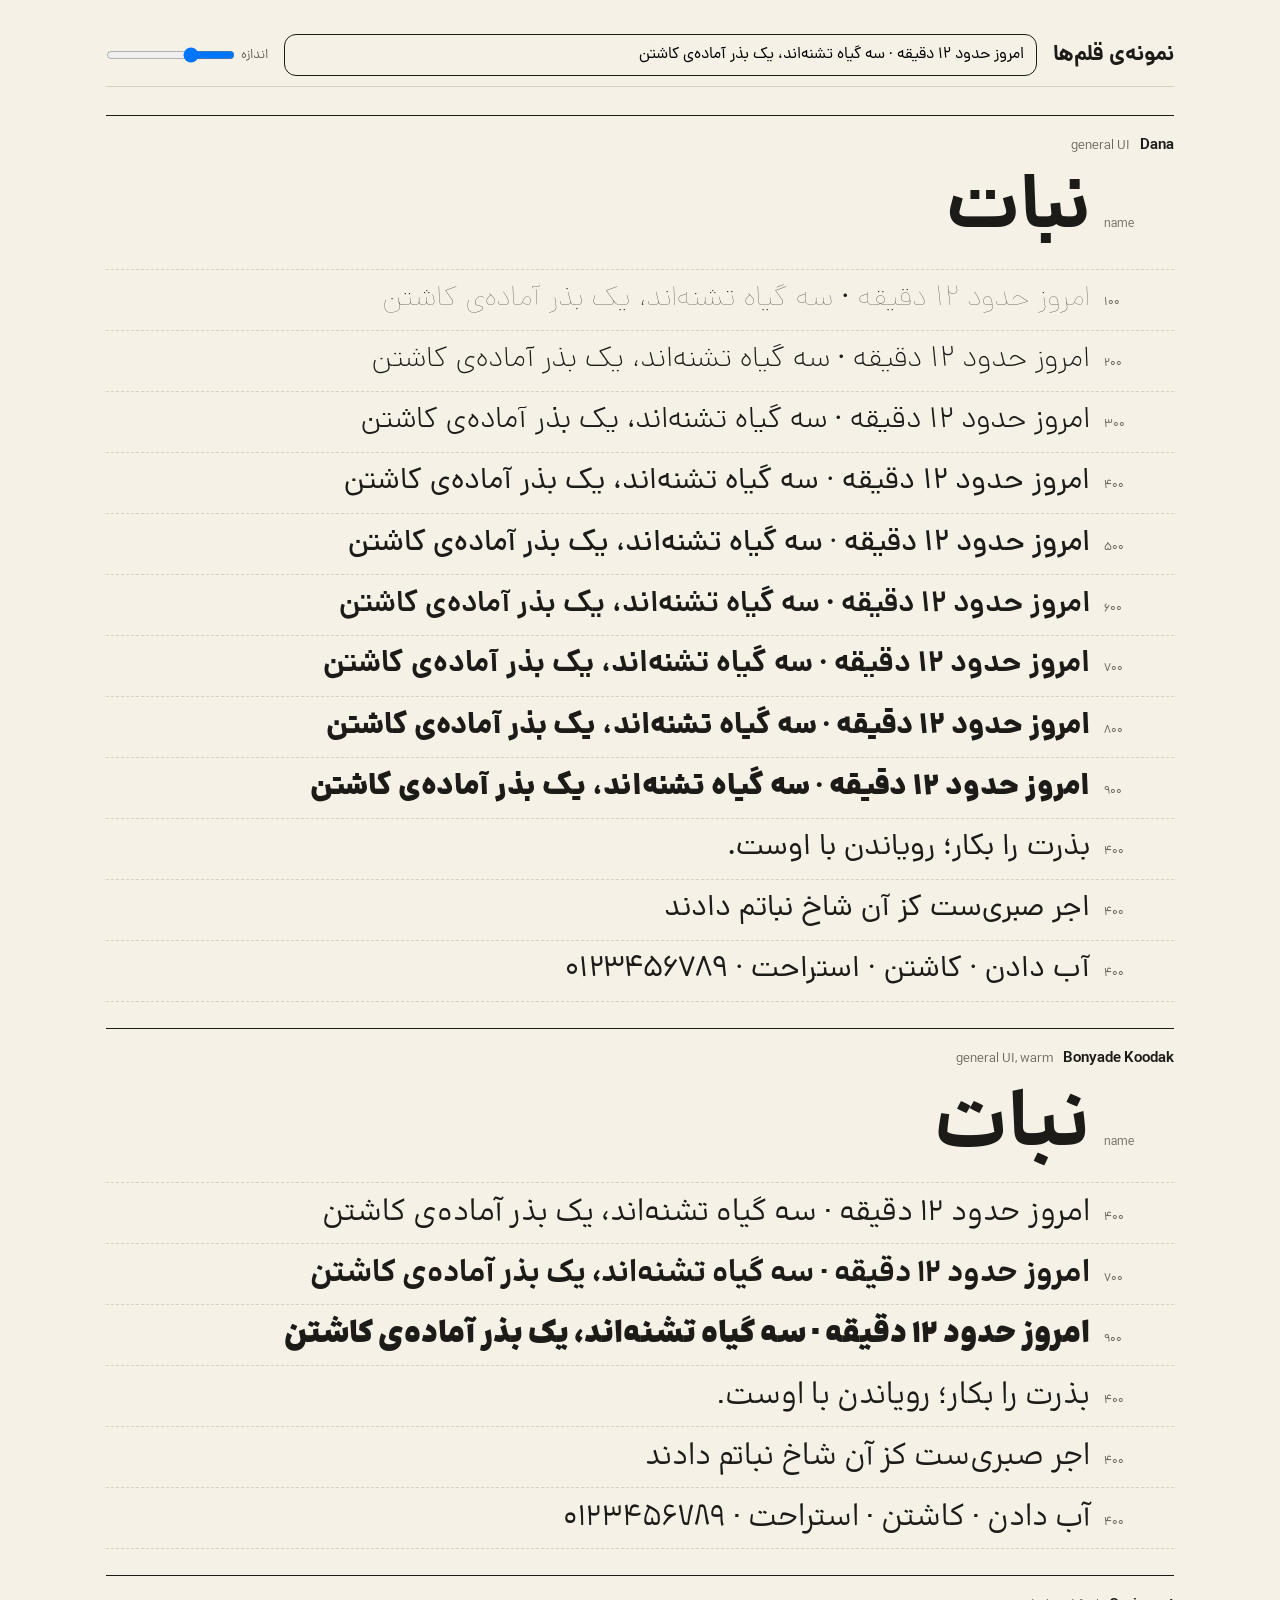
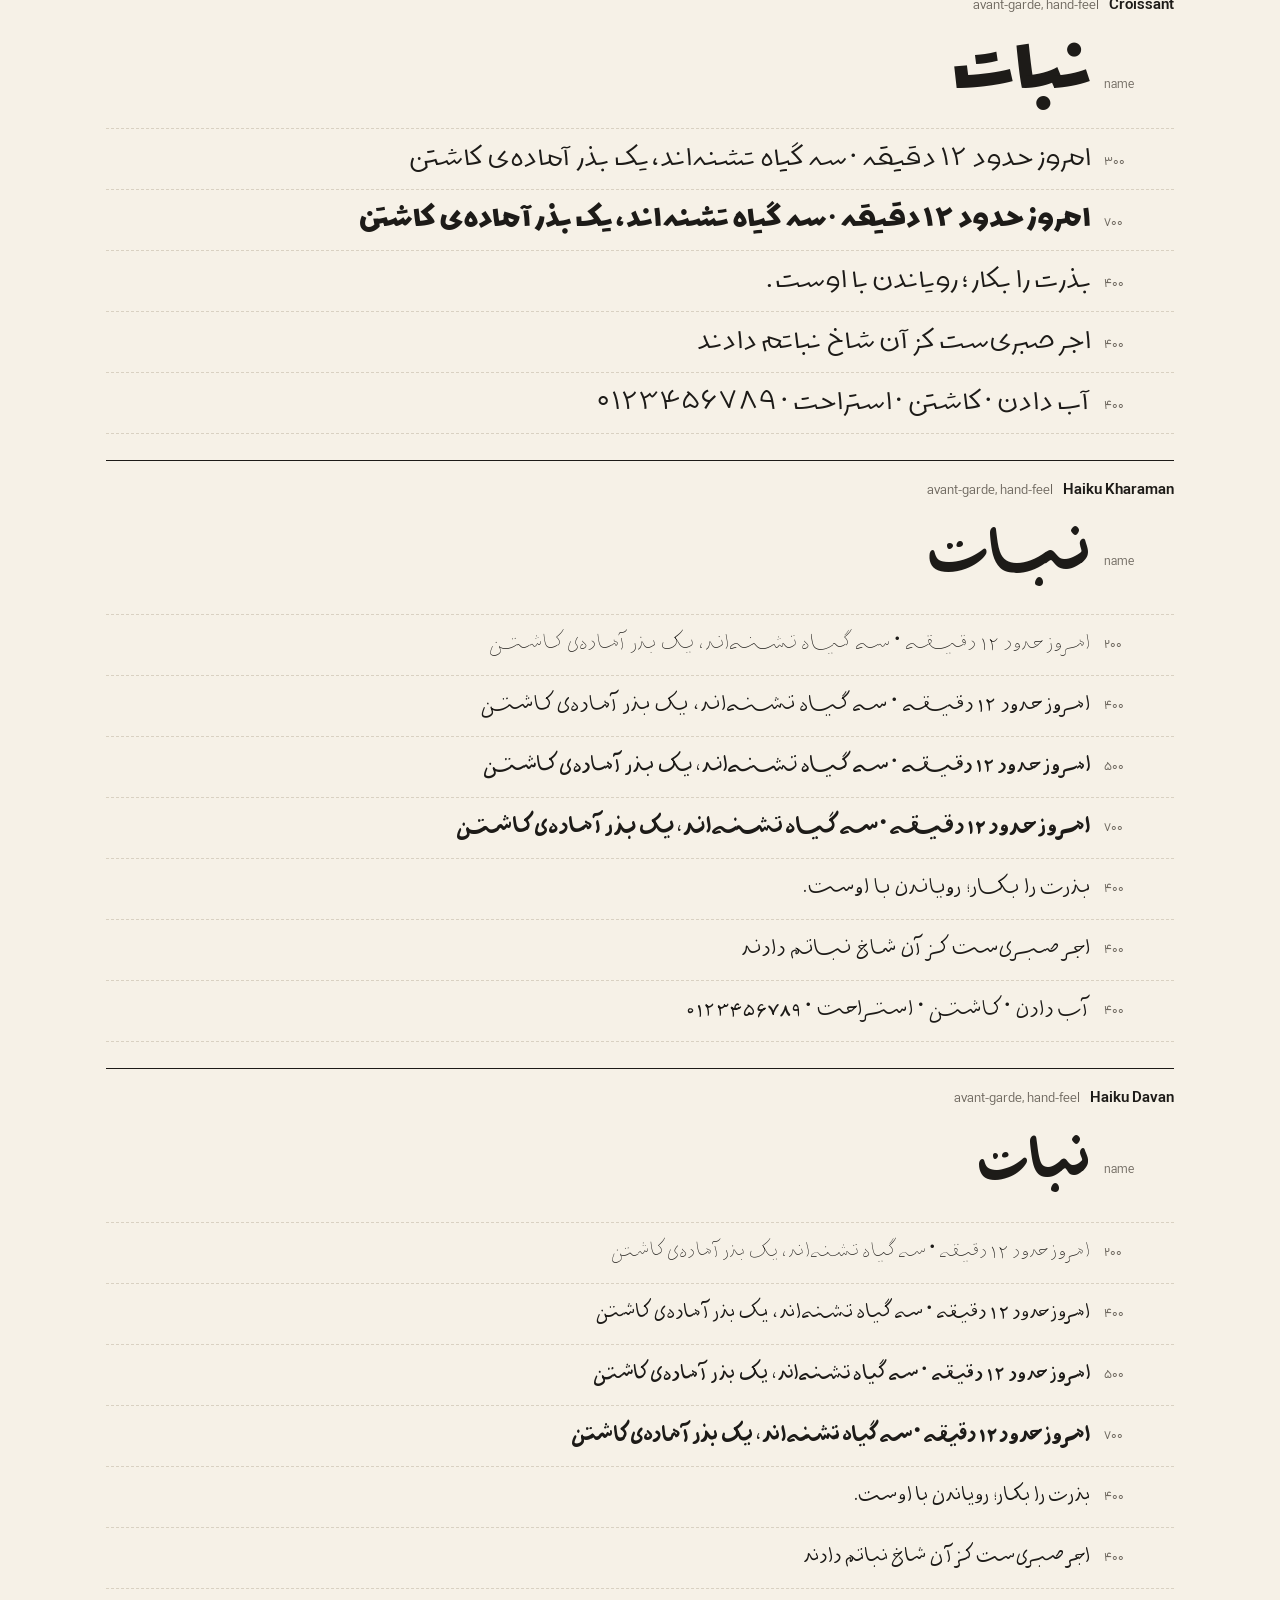
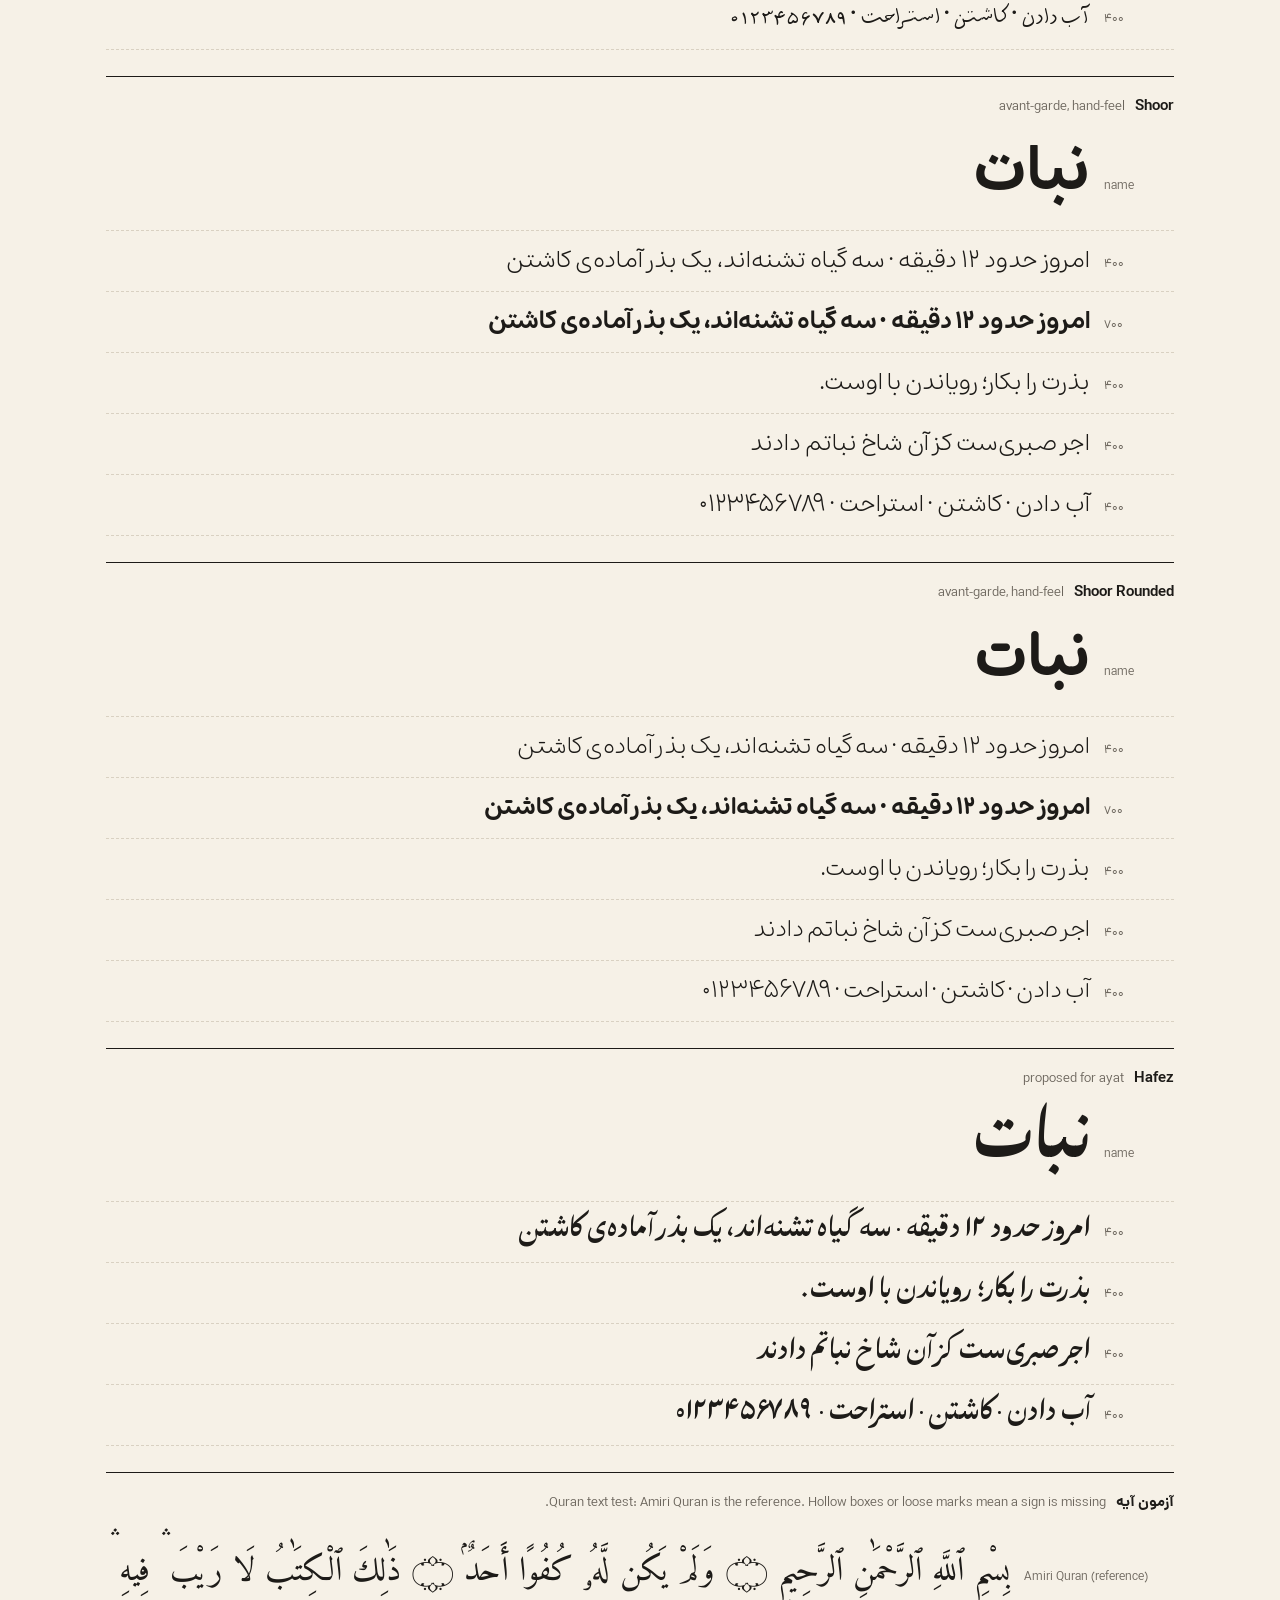
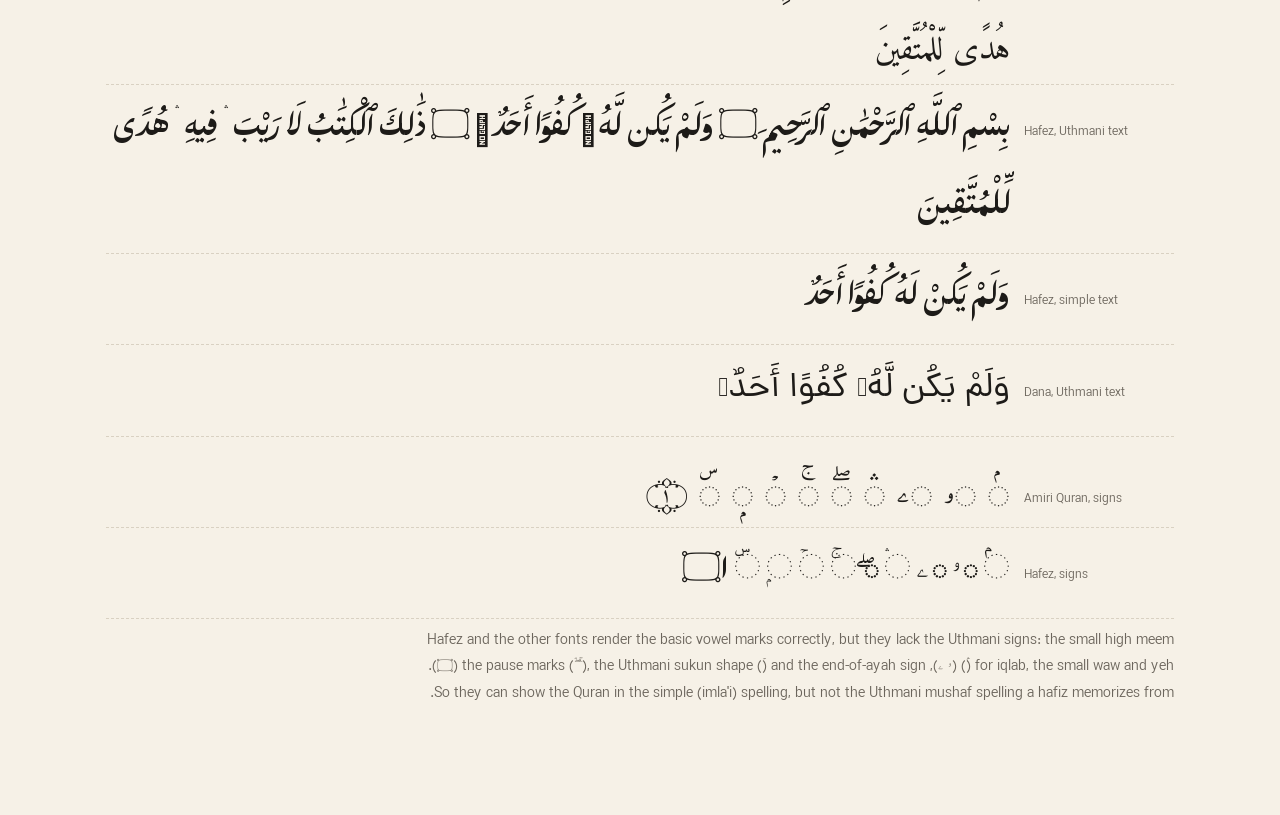
<file: panel/fonts.html>
<!doctype html>
<html lang="fa" dir="rtl">
<head>
<meta charset="utf-8">
<meta name="viewport" content="width=device-width, initial-scale=1">
<title>Font specimens</title>
<link href="https://fonts.googleapis.com/css2?family=Amiri+Quran&display=swap" rel="stylesheet">
<link href="../fonts.css" rel="stylesheet">
<style>
  :root{--paper:#f6f1e7;--ink:#1d1b18;--ink2:#6b655c;--green:#3d8b4f;--line:#d9d1c2}
  *{box-sizing:border-box;margin:0}
  body{background:var(--paper);color:var(--ink);font-family:Dana,sans-serif;padding:24px 16px 80px;max-width:1100px;margin:0 auto}
  header{display:flex;gap:16px;align-items:center;flex-wrap:wrap;margin-bottom:28px;position:sticky;top:0;background:var(--paper);padding:10px 0;border-bottom:1px solid var(--line);z-index:2}
  header h1{font-weight:700;font-size:22px}
  header input[type=text]{flex:1;min-width:220px;font:inherit;padding:8px 12px;border:1.4px solid var(--ink);border-radius:12px;background:transparent}
  header label{font-size:13px;color:var(--ink2);display:flex;gap:6px;align-items:center}
  section{border-top:1.4px solid var(--ink);padding:18px 0 26px}
  section h2{font:700 15px Dana,sans-serif;display:flex;gap:10px;align-items:baseline}
  section h2 small{font-weight:400;color:var(--ink2);font-size:13px}
  .row{display:grid;grid-template-columns:70px 1fr;gap:14px;align-items:baseline;padding:6px 0;border-bottom:1px dashed var(--line)}
  .w{font:12px Dana,sans-serif;color:var(--ink2);direction:ltr;text-align:left}
  .s{font-size:var(--size,30px);line-height:1.6;overflow-wrap:anywhere}
  .big{font-size:76px;line-height:1.3}
  .ayahs .row{grid-template-columns:150px 1fr}
  .ayahs .s{font-size:34px;line-height:2.3}
  .bad{color:#a33}
  .note{font-size:14px;color:var(--ink2);line-height:1.9;margin-top:10px;max-width:760px}
  .tag{display:inline-block;font-size:12px;border:1px solid var(--ink2);border-radius:10px;padding:0 8px;margin-inline-start:6px;color:var(--ink2)}
</style>
</head>
<body>
<header>
  <h1>نمونه‌ی قلم‌ها</h1>
  <input type="text" id="txt" value="امروز حدود ۱۲ دقیقه · سه گیاه تشنه‌اند، یک بذر آماده‌ی کاشتن" aria-label="Sample text">
  <label>اندازه <input type="range" id="size" min="14" max="64" value="30"></label>
</header>

<div id="families"></div>

<section class="ayahs">
  <h2>آزمون آیه <small>Quran text test: Amiri Quran is the reference. Hollow boxes or loose marks mean a sign is missing.</small></h2>
  <div id="ayahRows"></div>
  <p class="note">
    Hafez and the other fonts render the basic vowel marks correctly, but they lack the Uthmani signs: the small high meem (ۢ) for iqlab, the small waw and yeh (ۥ ۦ), the pause marks (ۛ ۖ ۚ), the Uthmani sukun shape (ۡ) and the end-of-ayah sign (۝).
    So they can show the Quran in the simple (imla'i) spelling, but not the Uthmani mushaf spelling a hafiz memorizes from.
  </p>
</section>

<script>
const FAMILIES = [
  ['Dana', [100,200,300,400,500,600,700,800,900], 'general UI'],
  ['Bonyade Koodak', [400,700,900], 'general UI, warm'],
  ['Croissant', [300,700], 'avant-garde, hand-feel'],
  ['Haiku Kharaman', [200,400,500,700], 'avant-garde, hand-feel'],
  ['Haiku Davan', [200,400,500,700], 'avant-garde, hand-feel'],
  ['Shoor', [400,700], 'avant-garde, hand-feel'],
  ['Shoor Rounded', [400,700], 'avant-garde, hand-feel'],
  ['Hafez', [400], 'proposed for ayat'],
];
const EXTRA = ['بذرت را بکار؛ رویاندن با اوست.', 'اجر صبری‌ست کز آن شاخ نباتم دادند', 'آب دادن · کاشتن · استراحت · ۰۱۲۳۴۵۶۷۸۹'];

const fam = document.getElementById('families');
FAMILIES.forEach(([name, weights, role]) => {
  const s = document.createElement('section');
  s.innerHTML = `<h2>${name} <small>${role}</small></h2>
    <div class="row"><span class="w">name</span><span class="big" style="font-family:'${name}';font-weight:${weights.includes(700)?700:weights.at(-1)}">نبات</span></div>` +
    weights.map(w => `<div class="row"><span class="w">${w}</span><span class="s live" style="font-family:'${name}';font-weight:${w}"></span></div>`).join('') +
    EXTRA.map(t => `<div class="row"><span class="w">400</span><span class="s" style="font-family:'${name}';font-weight:400">${t}</span></div>`).join('');
  fam.appendChild(s);
});

/* Uthmani (Tanzil) samples: 1:1, 112:4, 2:2. Simple (imla'i) spelling of 112:4 for comparison. */
const UTH = ['بِسْمِ ٱللَّهِ ٱلرَّحْمَٰنِ ٱلرَّحِيمِ', 'وَلَمْ يَكُن لَّهُۥ كُفُوًا أَحَدٌۢ', 'ذَٰلِكَ ٱلْكِتَٰبُ لَا رَيْبَ ۛ فِيهِ ۛ هُدًى لِّلْمُتَّقِينَ'];
const SIMPLE = 'وَلَمْ يَكُنْ لَهُ كُفُوًا أَحَدٌ';
const MARKS = ['ۢ','ۥ','ۦ','ۛ','ۖ','ۚ','ۡ','ۭ','ۜ'].map(m => '◌' + m).join('  ') + '  ۝١';
const rows = [
  ['Amiri Quran (reference)', 'Amiri Quran', UTH.join(' ۝ ')],
  ['Hafez, Uthmani text', 'Hafez', UTH.join(' ۝ ')],
  ['Hafez, simple text', 'Hafez', SIMPLE],
  ['Dana, Uthmani text', 'Dana', UTH[1]],
  ['Amiri Quran, signs', 'Amiri Quran', MARKS],
  ['Hafez, signs', 'Hafez', MARKS],
];
document.getElementById('ayahRows').innerHTML = rows.map(([lab, f, t]) =>
  `<div class="row"><span class="w">${lab}</span><span class="s" style="font-family:'${f}'">${t}</span></div>`).join('');

const txt = document.getElementById('txt'), size = document.getElementById('size');
const paint = () => document.querySelectorAll('.live').forEach(e => e.textContent = txt.value);
txt.oninput = paint; paint();
size.oninput = () => document.body.style.setProperty('--size', size.value + 'px');
</script>
</body>
</html>
</file>
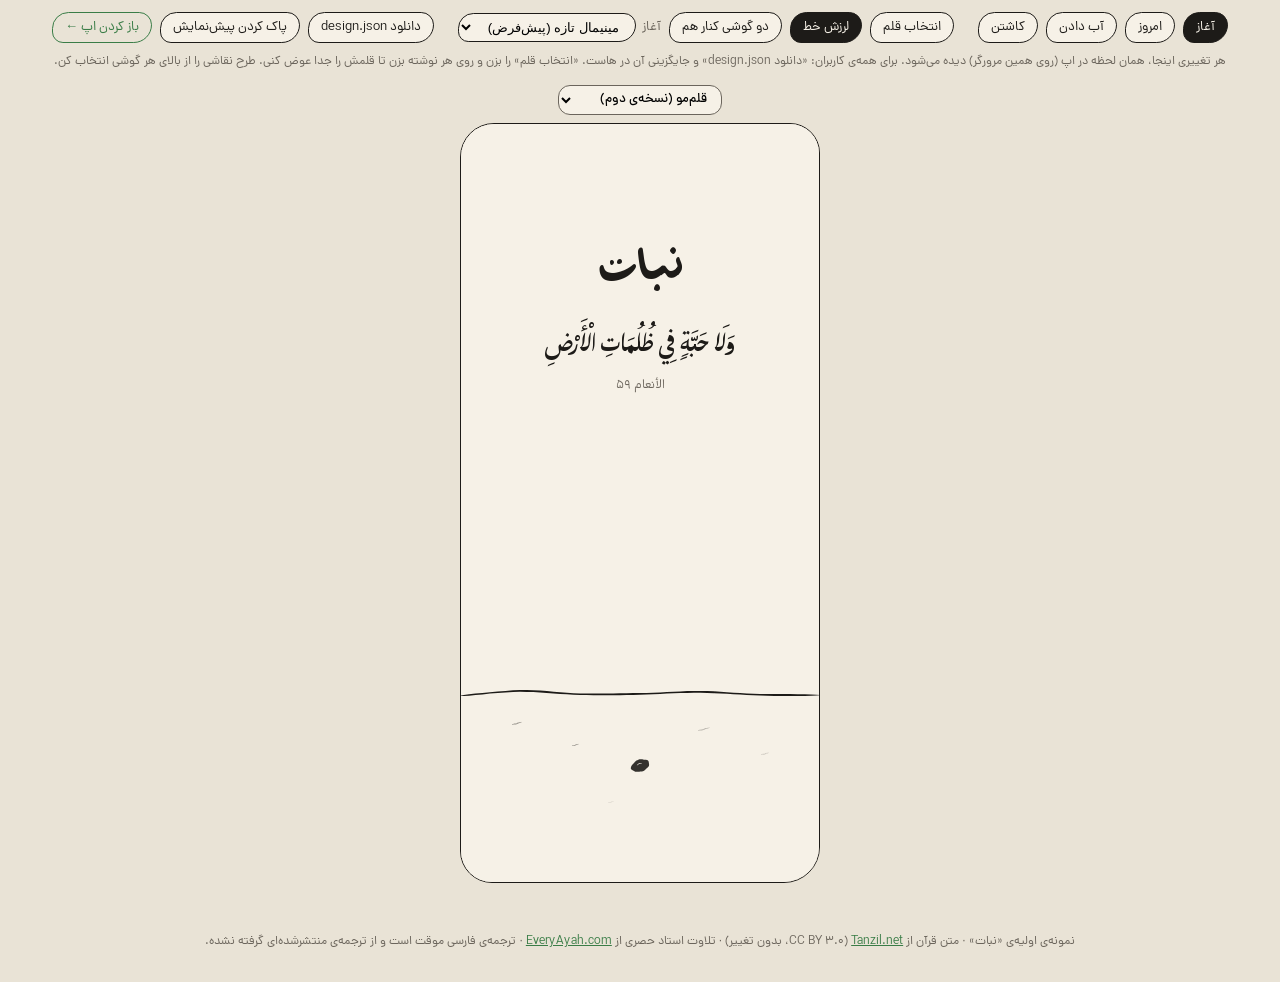
<file: panel/prototype.html>
<!doctype html>
<html lang="fa" dir="rtl">
<head>
<meta charset="utf-8">
<meta name="viewport" content="width=device-width, initial-scale=1">
<title>نبات · پنل طراحی</title>
<link href="https://fonts.googleapis.com/css2?family=Amiri+Quran&family=Shantell+Sans:wght@400;500&display=swap" rel="stylesheet">
<link href="../fonts.css" rel="stylesheet">
<script>/* always load the freshest art bundle (no stale cache after regenerating) */
for (const s of ['a1', 'a2']) document.write(`<script src="../${s}/art-all.js?v=${Date.now()}"><\/script>`);</script>
<style>
  :root{--paper:#f6f1e7;--ink:#1d1b18;--ink2:#6b655c;--green:#3a7d47;--line:#d9d1c2;
        --calm:cubic-bezier(.22,.7,.2,1)}
  *{box-sizing:border-box;margin:0}
  body{background:#e9e3d6;font-family:Dana,sans-serif;color:var(--ink);min-height:100vh}
  button{font:inherit;color:inherit;cursor:pointer}
  .bar{display:flex;gap:8px;justify-content:center;align-items:center;flex-wrap:wrap;padding:12px 16px 6px;font-size:13px}
  .bar button,.bar select,.panel select,.panel button{padding:5px 12px;border:1.4px solid var(--ink);border-radius:18px 14px 20px 12px;background:var(--paper)}
  .bar button[aria-pressed=true]{background:var(--ink);color:var(--paper)}
  .bar label{display:flex;gap:6px;align-items:center;color:var(--ink2)}
  .bar .sep{width:8px}
  .panel{max-width:760px;margin:6px auto 0;padding:10px 14px;border:1.4px dashed var(--green);border-radius:14px;display:flex;gap:10px;flex-wrap:wrap;align-items:center;font-size:13px;background:var(--paper)}
  .panel[hidden]{display:none}
  .panel b{font-weight:700}
  .panel label{display:flex;gap:6px;align-items:center;color:var(--ink2)}
  .panel .msg{color:var(--green)}
  .credit{text-align:center;font-size:12px;color:var(--ink2);padding:0 16px 28px;line-height:1.9}
  .credit a{color:var(--green)}
  .hint-top{text-align:center;font-size:12px;color:var(--ink2);padding:4px 16px}
  .stage{display:flex;gap:28px;justify-content:center;flex-wrap:wrap;padding:10px 16px 48px;direction:ltr}
  .col{display:flex;flex-direction:column;align-items:center;gap:8px}
  .col select{font:500 13px Dana,sans-serif;padding:3px 10px;border:1.2px solid var(--ink2);border-radius:12px;background:var(--paper);direction:rtl}
  .phone{width:360px;height:760px;background:var(--paper);border:1.5px solid var(--ink);border-radius:34px 30px 36px 32px;overflow:hidden;position:relative;direction:rtl;display:flex;flex-direction:column;align-items:center}
  .phone{overflow-y:auto;scrollbar-width:none}
  .phone>*{flex-shrink:0}
  .art{position:relative}
  .art svg,.art img{width:100%;height:auto;display:block}
  .ph{display:flex;align-items:center;justify-content:center;border:1.2px dashed var(--ink2);border-radius:10px;color:var(--ink2);font:11px "Shantell Sans",sans-serif;text-align:center;padding:4px;margin:auto;aspect-ratio:2/3}
  body.fontmode [data-role]{outline:1px dashed var(--green);outline-offset:2px;cursor:copy}
  body.fontmode [data-role].sel{outline:2px solid var(--green)}

  /* ---------------- motion: slow, soft, hand-made ---------------- */
  .filterboil{filter:url(#boil)}
  body.noboil .filterboil{filter:none}
  body.noboil .nb-f{animation:none!important;opacity:0!important}
  body.noboil .nb-f1{opacity:1!important}
  .enter>*{animation:rise 1.1s var(--calm) both;animation-delay:calc(var(--i,0)*120ms)}
  .rise{animation:rise 1.1s var(--calm) both;animation-delay:var(--d,0s)}
  @keyframes rise{from{opacity:0;transform:translateY(10px);filter:blur(2.5px)}to{opacity:1;transform:none;filter:none}}
  .grow{animation:grow 2.4s var(--calm) both;animation-delay:var(--gd,0s)}
  @keyframes grow{from{clip-path:inset(100% 0 0 0)}to{clip-path:inset(0 0 0 0)}}
  .sway>svg,.sway>img{animation:sway 7s ease-in-out infinite;animation-delay:var(--sd,0s);transform-origin:50% 77%}
  @keyframes sway{0%,100%{transform:rotate(-1.1deg)}50%{transform:rotate(1.3deg)}}
  .thirsty{opacity:.55;transform:rotate(-7deg);transform-origin:50% 78%}
  .standup{animation:standup 1.6s var(--calm) both}
  @keyframes standup{from{opacity:.55;transform:rotate(-7deg)}to{opacity:1;transform:none}}
  .wob{animation:wob 1.2s steps(1,end) infinite}
  @keyframes wob{0%{border-radius:16px 22px 14px 20px}33%{border-radius:18px 20px 15px 22px}66%{border-radius:15px 23px 17px 19px}}
  body.noboil .wob{animation:none}
  .press{transition:transform .25s var(--calm)}
  .press:active{transform:scale(.96)}
  .soak{animation:soak 1.1s ease both;animation-delay:var(--d,0s)}
  @keyframes soak{from{color:transparent;filter:blur(3px)}to{filter:blur(0)}}
  .vanish{animation:vanish 1.6s ease both;animation-delay:var(--d,0s)}
  @keyframes vanish{from{color:var(--ink);background-size:0 1px}to{color:transparent;background-size:100% 1px}}
  .drops{position:absolute;inset:-6px 0 auto 0;height:40px;pointer-events:none}
  .drops i{position:absolute;top:0;width:5px;height:7px;background:var(--green);border-radius:50% 50% 50% 50%/60% 60% 40% 40%;opacity:0;animation:fall 1.1s ease-in both}
  @keyframes fall{0%{opacity:0;transform:translateY(-8px)}25%{opacity:.9}100%{opacity:0;transform:translateY(30px)}}
  @media (prefers-reduced-motion:reduce){*,*::before{animation:none!important;transition:none!important}}

  /* ---------------- screens ---------------- */
  .name{margin-top:112px;line-height:1.2}
  .deco{margin-top:14px;text-align:center;padding:0 20px;line-height:2.1}
  .ref{color:var(--ink2);margin-top:2px}
  .splash-art{width:360px;margin-top:auto}
  .today{padding:34px 24px 0;width:100%}
  .muted,.today .sub{color:var(--ink2)}
  .garden{display:flex;justify-content:space-around;align-items:flex-end;width:100%;padding:6px 10px 0;height:200px}
  .garden>.art{width:70px}
  .cards{display:flex;flex-direction:column;gap:14px;width:100%;padding:18px 24px}
  .card{display:flex;align-items:center;gap:14px;padding:12px 16px;border:1.4px solid var(--ink);border-radius:16px 22px 14px 20px;background:none;text-align:right;width:100%}
  .card>.art{width:46px;flex:none}
  .card .t{display:block;line-height:1.5}
  .card .go{margin-inline-start:auto;color:var(--green)}
  .quote{text-align:center;padding:0 24px;line-height:2}
  .foot-ayah{color:var(--ink);padding-bottom:30px}
  .foot-ayah .quote{padding:0}
  .foot{margin-top:auto;padding:0 24px 28px;text-align:center;color:var(--ink2);line-height:1.9}
  .top{width:100%;display:flex;align-items:center;gap:10px;padding:22px 20px 0}
  .back{border:none;background:none;color:var(--ink2);padding:4px 0}
  .dots{margin-inline-start:auto;display:flex;gap:6px}
  .dot{width:9px;height:9px;border:1.3px solid var(--ink);border-radius:50% 45% 55% 50%;transition:background .8s}
  .dot.on{background:var(--green);border-color:var(--green)}
  .head{width:100%;display:flex;align-items:flex-end;gap:12px;padding:6px 20px 0}
  .head>.art{width:54px;flex:none}
  .head .tt{line-height:1.4}
  .hint{width:100%;padding:6px 20px 0;color:var(--ink2);line-height:1.8}
  .mushaf{width:calc(100% - 32px);margin:10px 16px 0;padding:14px;border:1.3px solid var(--ink);border-radius:14px 20px 16px 18px;line-height:2.4;text-align:justify;text-align-last:center;min-height:180px}
  .wd{position:relative;border-radius:3px}
  .wd.hid{color:transparent;background:linear-gradient(var(--ink2),var(--ink2)) left calc(100% - .28em)/100% 1px no-repeat;cursor:pointer}
  .wd.peek{color:var(--ink2)}
  .wd.first::before{content:attr(data-first);position:absolute;inset-inline-start:0;top:-.05em;font-size:.62em;color:var(--ink2)}
  .ay.cur .wd{color:var(--green);transition:color .8s}
  /* ayah marker: an ink ring with a sprout. grey seed until the ayah is recited, then it greens and grows */
  .mk{display:inline-block;position:relative;width:1.05em;height:1.32em;vertical-align:-.32em;margin:0 .08em}
  .mk>svg,.mk>img{position:absolute;inset:0;width:100%;height:100%}
  .mk .n{position:absolute;left:0;right:0;top:46%;text-align:center;font:500 .36em/1 Dana,sans-serif;color:var(--ink)}
  .mk .mk-sprout{transform-box:fill-box;transform-origin:50% 100%;transition:opacity .8s}
  .mk:not(.alive) .mk-sprout{opacity:.5}
  .mk:not(.alive) .mk-sprout [fill="#3a7d47"],.mk:not(.alive) .mk-sprout [fill="#5f9e5a"]{fill:var(--ink2)}
  .mk:not(.alive) .mk-sprout .g{stroke:var(--ink2)}
  .mk.pop .mk-sprout{animation:sprout 1.4s cubic-bezier(.3,1.3,.4,1) both;animation-delay:var(--d,0s)}
  @keyframes sprout{from{transform:scale(.35);opacity:.4}to{transform:none;opacity:1}}
  .tr{width:calc(100% - 32px);margin:8px 16px 0;line-height:1.9;color:var(--ink2)}
  .tr small{display:block;font-size:11px;opacity:.8}
  .actions{width:100%;display:flex;gap:10px;justify-content:center;padding:14px 20px 0;flex-wrap:wrap}
  .pill{padding:8px 18px;border:1.4px solid var(--ink);border-radius:20px 16px 22px 14px;background:none}
  .pill.main{background:var(--ink);color:var(--paper)}
  .pill.green{border-color:var(--green);color:var(--green)}
  .grades{width:100%;display:grid;grid-template-columns:repeat(4,1fr);gap:8px;padding:14px 16px 0}
  .grades button{padding:10px 4px;border:1.4px solid var(--ink);border-radius:14px 18px 12px 16px;background:none}
  .grades button.sug{border-color:var(--green);color:var(--green)}
  .steps{width:100%;display:flex;gap:4px;justify-content:space-between;padding:12px 16px 0}
  .steps button{flex:1;padding:6px 2px;border:none;border-bottom:2px solid var(--line);background:none;color:var(--ink2);line-height:1.3;transition:border-color .8s,color .8s}
  .steps button.on{border-bottom-color:var(--green);color:var(--ink)}
  .steps button.done{color:var(--green)}
  .nav{margin-top:auto;width:100%;display:flex;justify-content:space-between;padding:12px 20px 26px}
  .center{margin:auto;display:flex;flex-direction:column;align-items:center;text-align:center;gap:6px;padding:0 24px}
  .center>.art{width:170px}
</style>
</head>
<body>
<svg width="0" height="0" style="position:absolute" aria-hidden="true">
  <filter id="boil"><feTurbulence id="turb" type="fractalNoise" baseFrequency="0.035" numOctaves="2" seed="1"/>
  <feDisplacementMap in="SourceGraphic" scale="2"/></filter>
</svg>
<div class="bar">
  <button data-go="splash">آغاز</button>
  <button data-go="today">امروز</button>
  <button data-go="water">آب دادن</button>
  <button data-go="sow">کاشتن</button>
  <span class="sep"></span>
  <button id="fontBtn" aria-pressed="false">انتخاب قلم</button>
  <button id="boilBtn" aria-pressed="true">لرزش خط</button>
  <button id="cmpBtn" aria-pressed="false">دو گوشی کنار هم</button>
  <label>آغاز <select id="splashSel"></select></label>
  <span class="sep"></span>
  <button id="dlBtn">دانلود design.json</button>
  <button id="clrBtn">پاک کردن پیش‌نمایش</button>
  <a href="../" id="appLink" style="padding:5px 12px;border:1.4px solid var(--green);color:var(--green);border-radius:18px 14px 20px 12px;text-decoration:none">باز کردن اپ ←</a>
</div>
<p class="hint-top">هر تغییری اینجا، همان لحظه در اپ (روی همین مرورگر) دیده می‌شود. برای همه‌ی کاربران: «دانلود design.json» و جایگزینی آن در هاست. «انتخاب قلم» را بزن و روی هر نوشته بزن تا قلمش را جدا عوض کنی. طرح نقاشی را از بالای هر گوشی انتخاب کن.</p>
<div class="panel" id="panel" hidden></div>
<div class="stage" id="stage"></div>
<p class="credit">نمونه‌ی اولیه‌ی «نبات» · متن قرآن از <a href="https://tanzil.net" target="_blank" rel="noopener">Tanzil.net</a> (CC BY 3.0، بدون تغییر) · تلاوت استاد حصری از <a href="https://everyayah.com" target="_blank" rel="noopener">EveryAyah.com</a> · ترجمه‌ی فارسی موقت است و از ترجمه‌ی منتشرشده‌ای گرفته نشده.</p>

<script>
/* ================================================================== fonts */
const FAMS = {
  'Dana':[100,200,300,400,500,600,700,800,900], 'Bonyade Koodak':[400,700,900], 'Croissant':[300,700],
  'Haiku Kharaman':[200,400,500,700], 'Haiku Davan':[200,400,500,700], 'Shoor':[400,700], 'Shoor Rounded':[400,700],
  'Hafez':[400], 'Amiri Quran':[400]
};
const UI_FAMS = Object.keys(FAMS).filter(f => f !== 'Amiri Quran');
const ROLES = {   // defaults = the user's chosen settings (2026-11-24)
  name:{l:'نام برنامه',f:'Haiku Davan',w:700,s:58}, deco:{l:'آیه‌ی تزئینی (آغاز)',f:'Hafez',w:400,s:26,k:'deco'},
  ref:{l:'نشانی آیه',f:'Bonyade Koodak',w:400,s:12}, todayTitle:{l:'تیتر امروز',f:'Shoor',w:700,s:26},
  todaySub:{l:'زیرتیتر امروز',f:'Bonyade Koodak',w:400,s:14}, cardTitle:{l:'تیتر کارت‌ها',f:'Shoor',w:700,s:19},
  cardSub:{l:'توضیح کارت‌ها',f:'Bonyade Koodak',w:400,s:13}, go:{l:'پیوند کارت',f:'Bonyade Koodak',w:400,s:13},
  quote:{l:'آیه‌ی پایین صفحه',f:'Hafez',w:400,s:22,k:'deco'}, foot:{l:'جمله‌ی پایانی',f:'Dana',w:400,s:14},
  hifzTitle:{l:'نام سوره',f:'Hafez',w:400,s:26}, hifzMeta:{l:'جزئیات و شمارنده',f:'Bonyade Koodak',w:400,s:13},
  hint:{l:'راهنما',f:'Bonyade Koodak',w:400,s:14}, quran:{l:'متن قرآن',f:'Amiri Quran',w:400,s:30,k:'quran'},
  stepChip:{l:'مرحله‌ها',f:'Bonyade Koodak',w:400,s:12}, btn:{l:'دکمه‌ها',f:'Bonyade Koodak',w:400,s:15},
  grade:{l:'دکمه‌های ارزیابی',f:'Dana',w:500,s:14}, translation:{l:'ترجمه',f:'Dana',w:300,s:14},
  doneTitle:{l:'تیتر پایان',f:'Shoor',w:700,s:28}
};
const KEY = 'nabat-fonts-v1';
let cfg = {};
try { cfg = JSON.parse(localStorage.getItem(KEY) || '{}'); } catch (e) { cfg = {}; }
const DKEY = 'nabat-design-v1';
function designNow() {
  return { art: (typeof phoneSets !== 'undefined' ? phoneSets[0] : 'a2'), splash: (typeof S !== 'undefined' ? S.splash : 'splash.svg'),
           boil: document.getElementById('boilBtn').getAttribute('aria-pressed') === 'true',
           fonts: Object.fromEntries(Object.keys(ROLES).map(r => { const c = roleCfg(r); return [r, { font: c.f, weight: +c.w, size: +c.s }]; })) };
}
const saveDesign = () => { try { localStorage.setItem(DKEY, JSON.stringify(designNow())); } catch (e) {} };
try { const d = JSON.parse(localStorage.getItem(DKEY) || 'null');
  if (d && d.fonts) for (const [r, v] of Object.entries(d.fonts)) if (ROLES[r]) cfg[r] = { f: v.font, w: v.weight, s: v.size }; } catch (e) {}
const save = () => { try { localStorage.setItem(KEY, JSON.stringify(cfg)); } catch (e) {} saveDesign(); };
const roleCfg = r => Object.assign({}, ROLES[r], cfg[r] || {});
let selRole = null;

function applyFonts() {
  document.querySelectorAll('[data-role]').forEach(el => {
    const c = roleCfg(el.dataset.role);
    el.style.fontFamily = `'${c.f}', Dana, sans-serif`;
    el.style.fontWeight = c.w; el.style.fontSize = c.s + 'px';
    if (el.dataset.uthmani) el.textContent = c.f === 'Amiri Quran' ? el.dataset.uthmani : el.dataset.simple;
    el.classList.toggle('sel', el.dataset.role === selRole);
  });
}
function showPanel() {
  const p = document.getElementById('panel');
  if (!selRole || !document.body.classList.contains('fontmode')) { p.hidden = true; return; }
  const c = roleCfg(selRole), kind = ROLES[selRole].k;
  const fams = kind === 'quran' ? ['Amiri Quran'] : kind === 'deco' ? ['Hafez', 'Amiri Quran'] : UI_FAMS;
  p.hidden = false;
  p.innerHTML = `<b>${ROLES[selRole].l}</b>
    <label>قلم <select id="pf">${fams.map(f => `<option ${f === c.f ? 'selected' : ''}>${f}</option>`).join('')}</select></label>
    <label>وزن <select id="pw">${FAMS[c.f].map(w => `<option ${w === +c.w ? 'selected' : ''}>${w}</option>`).join('')}</select></label>
    <label>اندازه <input id="ps" type="range" min="10" max="72" value="${c.s}"> <span id="psv">${c.s}</span></label>
    <button id="pr">بازنشانی</button><button id="pc">کپی همه‌ی تنظیمات</button><span class="msg" id="pm"></span>
    ${kind === 'quran' ? '<span class="msg">متن قرآنِ صفحه‌ی حفظ فقط با قلم قرآنیِ عثمانی نمایش داده می‌شود.</span>' : ''}
    ${kind === 'deco' ? '<span class="msg">Hafez با رسم‌الخط املایی، Amiri Quran با رسم عثمانی.</span>' : ''}`;
  const set = patch => { cfg[selRole] = Object.assign({}, cfg[selRole] || {}, patch); save(); applyFonts(); };
  p.querySelector('#pf').onchange = e => { const f = e.target.value, ws = FAMS[f], cur = +roleCfg(selRole).w;
    set({ f, w: ws.includes(cur) ? cur : ws.reduce((a, b) => Math.abs(b - 400) < Math.abs(a - 400) ? b : a) }); showPanel(); };
  p.querySelector('#pw').onchange = e => set({ w: +e.target.value });
  p.querySelector('#ps').oninput = e => { p.querySelector('#psv').textContent = e.target.value; set({ s: +e.target.value }); };
  p.querySelector('#pr').onclick = () => { delete cfg[selRole]; save(); applyFonts(); showPanel(); };
  p.querySelector('#pc').onclick = async () => {
    const all = Object.fromEntries(Object.keys(ROLES).map(r => { const c = roleCfg(r); return [r, { font: c.f, weight: +c.w, size: +c.s }]; }));
    try { await navigator.clipboard.writeText(JSON.stringify(all, null, 1)); p.querySelector('#pm').textContent = 'کپی شد؛ برایم بفرستش.'; }
    catch (e) { p.querySelector('#pm').textContent = 'کپی نشد'; }
  };
}

/* ================================================================== art sets */
const SETS = { a1: 'خط ساده (نسخه‌ی اول)', a2: 'قلم‌مو (نسخه‌ی دوم)', b: 'دست تو (B)' };
const phoneSets = ['a2', 'a1'];
try { const d = JSON.parse(localStorage.getItem('nabat-design-v1') || 'null'); if (d && d.art) phoneSets[0] = d.art; } catch (e) {}
const ART = window.NABAT_ART || {};
function art(set, f, cls = '', w = 60) {
  if (set === 'b') {
    return `<div class="art ${cls} filterboil"><img src="../b/${f}" alt="" onerror="this.outerHTML='<div class=&quot;ph&quot; style=&quot;width:${w}px&quot;>draw me<br>${f}</div>'"></div>`;
  }
  const svg = (ART[set] || {})[f];
  return `<div class="art ${cls} ${set === 'a1' ? 'filterboil' : ''}">${svg || ''}</div>`;
}
function marker(set, n, alive, pop, d) {
  const src = set === 'b' ? 'a1' : set;
  return `<span class="mk ${alive ? 'alive' : ''} ${pop ? 'pop' : ''} ${src === 'a1' ? 'filterboil' : ''}" style="--d:${d}s">${(ART[src] || {})['marker.svg'] || ''}<span class="n">${FA_DIG(n)}</span></span>`;
}

/* ================================================================== content (Uthmani text: Tanzil) */
const SURAHS = {
  asr:    { name:'العصر', stage:3, last:'۹ روز پیش', ayat:['وَٱلْعَصْرِ','إِنَّ ٱلْإِنسَٰنَ لَفِى خُسْرٍ','إِلَّا ٱلَّذِينَ ءَامَنُوا۟ وَعَمِلُوا۟ ٱلصَّٰلِحَٰتِ وَتَوَاصَوْا۟ بِٱلْحَقِّ وَتَوَاصَوْا۟ بِٱلصَّبْرِ'] },
  ikhlas: { name:'الإخلاص', stage:4, last:'۱۴ روز پیش', ayat:['قُلْ هُوَ ٱللَّهُ أَحَدٌ','ٱللَّهُ ٱلصَّمَدُ','لَمْ يَلِدْ وَلَمْ يُولَدْ','وَلَمْ يَكُن لَّهُۥ كُفُوًا أَحَدٌۢ'] },
  fatiha: { name:'الفاتحة', stage:5, last:'۳۰ روز پیش', ayat:['بِسْمِ ٱللَّهِ ٱلرَّحْمَٰنِ ٱلرَّحِيمِ','ٱلْحَمْدُ لِلَّهِ رَبِّ ٱلْعَٰلَمِينَ','ٱلرَّحْمَٰنِ ٱلرَّحِيمِ','مَٰلِكِ يَوْمِ ٱلدِّينِ','إِيَّاكَ نَعْبُدُ وَإِيَّاكَ نَسْتَعِينُ','ٱهْدِنَا ٱلصِّرَٰطَ ٱلْمُسْتَقِيمَ','صِرَٰطَ ٱلَّذِينَ أَنْعَمْتَ عَلَيْهِمْ غَيْرِ ٱلْمَغْضُوبِ عَلَيْهِمْ وَلَا ٱلضَّآلِّينَ'] },
  kawthar:{ name:'الکوثر', stage:0, ayat:['إِنَّآ أَعْطَيْنَٰكَ ٱلْكَوْثَرَ','فَصَلِّ لِرَبِّكَ وَٱنْحَرْ','إِنَّ شَانِئَكَ هُوَ ٱلْأَبْتَرُ'],
            tr:['ما به تو خیرِ بسیار (کوثر) بخشیدیم؛','پس برای پروردگارت نماز بگزار و قربانی کن.','بی‌گمان، بدخواهِ توست که بی‌دنباله است.'] }
};
const QUEUE = ['asr', 'ikhlas', 'fatiha'];
const STEPS = [
  ['گوش دادن', 'گوش بده؛ سه بار، آرام. چشم‌هایت روی کلمه‌ها.'],
  ['بلند خواندن', 'همراه قاری، بلند بخوان. صدای خودت هم حافظه است.'],
  ['حرف اول', 'فقط حرف اول هر کلمه پیداست. بقیه را از دلت بخوان.'],
  ['کم‌رنگ', 'هر دور، کلمه‌های بیشتری آرام پنهان می‌شوند.'],
  ['از حفظ', 'حالا از حفظ. کلمه‌ی اول سرنخ توست.']
];
const FA_DIG = n => String(n).replace(/\d/g, d => '۰۱۲۳۴۵۶۷۸۹'[d]);
const MARKS = /[ؐ-ًؚ-ٰٟۖ-ࣰۭ-ࣲـ]/g;
const firstLetter = w => { const c = w.replace(MARKS, '')[0] || ''; return c === 'ٱ' ? 'ا' : c; };
const hashed = i => ((i * 2654435761) >>> 0) / 4294967296;
const FRAC = [0.25, 0.5, 0.75, 0.92];

/* ================================================================== state */
const S = { splash:(() => { try { return (JSON.parse(localStorage.getItem('nabat-design-v1') || 'null') || {}).splash || 'splash.svg'; } catch (e) { return 'splash.svg'; } })(), screen:'splash', ri:0, peek:new Set(), revealed:false, step:0, round:0, playing:-1, heard:new Set(),
            showTr:false, watered:new Set(), drinking:false, anim:null, enter:'full' };

function mushaf(set, key, mode) {
  const s = SURAHS[key]; let wi = 0; let soakN = 0;
  const ay = s.ayat.map((a, ai) => {
    const spans = a.split(' ').map(w => {
      const i = wi++; let cls = 'wd', st = '';
      if (mode === 'review') {
        if (!S.revealed && i > 0 && !S.peek.has(i)) cls += ' hid';
        else if (S.peek.has(i) && !S.revealed) { cls += ' peek'; if (S.anim === 'peek' && S.lastPeek === i) cls += ' soak'; }
        if (S.anim === 'reveal' && i > 0 && !S.peek.has(i)) { cls += ' soak'; st = `--d:${(soakN++ * 0.07).toFixed(2)}s`; }
      }
      if (mode === 'first') cls += ' hid first';
      if (mode === 'fade') {
        const h = hashed(i + 7), f = FRAC[Math.min(S.round, 3)], pf = S.round ? FRAC[Math.min(S.round - 1, 3)] : 0;
        if (i > 0 && h < f) { cls += ' hid'; if (S.anim === 'round' && h >= pf) { cls += ' vanish'; st = `--d:${(soakN++ * 0.12).toFixed(2)}s`; } }
      }
      if (mode === 'memory' && i > 0) cls += ' hid';
      if (S.anim === 'reveal-sow' && i > 0) { cls = 'wd soak'; st = `--d:${(soakN++ * 0.06).toFixed(2)}s`; }
      return `<span class="${cls}" style="${st}" data-w="${i}" data-first="${firstLetter(w)}">${w}</span>`;
    }).join(' ');
    let alive, pop = false, d = 0;
    if (mode === 'review') { alive = S.revealed; pop = S.anim === 'reveal'; d = 0.5 + ai * 0.35; }
    else { alive = S.heard.has(ai) || S.step >= 2; pop = S.anim === 'heard' && S.playing === ai; }
    return `<span class="ay ${S.playing === ai ? 'cur' : ''}">${spans} ${marker(set, ai + 1, alive, pop, d)}</span>`;
  }).join(' ');
  return `<div class="mushaf wob" data-role="quran">${ay}</div>`;
}

const E = () => S.enter === 'full';
const SCREENS = {
  splash: set => `
    <p class="name rise" style="--d:3.4s" data-role="name">نبات</p>
    <p class="deco rise" style="--d:4.1s" data-role="deco" data-uthmani="وَلَا حَبَّةٍ فِى ظُلُمَٰتِ ٱلْأَرْضِ" data-simple="وَلَا حَبَّةٍ فِي ظُلُمَاتِ الْأَرْضِ"></p>
    <p class="ref rise" style="--d:4.6s" data-role="ref">الأنعام ۵۹</p>
    ${art(set, (ART[set] || {})[S.splash] ? S.splash : 'splash.svg', 'splash-art', 300)}`,

  today: set => {
    const plants = [['stage-5.svg', ''], ['stage-4.svg', ''], ['stage-3.svg', S.watered.has('asr') ? '' : 'thirsty'], ['stage-1.svg', ''], ['stage-0.svg', '']];
    return `
    <div class="today"><p data-role="todayTitle">امروز · حدود ۱۲ دقیقه</p>
      <p class="sub" data-role="todaySub">${S.watered.size ? 'باغ سیراب است؛ یک بذر آماده‌ی کاشتن' : 'سه گیاه تشنه‌اند، یک بذر آماده‌ی کاشتن'}</p></div>
    <div class="garden">${plants.map(([f, c], i) => art(set, f, `${c} sway ${E() ? 'grow' : ''}`).replace('class="art', `style="--gd:${(0.35 + i * 0.22).toFixed(2)}s;--sd:${(-i * 1.4).toFixed(1)}s" class="art`)).join('')}</div>
    <div class="cards">
      <button class="card wob press" data-act="go:water">${art(set, 'water.svg', '', 46)}
        <span><span class="t" data-role="cardTitle">آب دادن</span><span class="t muted" data-role="cardSub">مرور · ۳ گیاه · حدود ۸ دقیقه</span></span>
        <span class="go" data-role="go">${S.watered.size ? 'سیراب ✓' : 'شروع'}</span></button>
      <button class="card wob press" data-act="go:sow">${art(set, 'seed.svg', '', 46)}
        <span><span class="t" data-role="cardTitle">کاشتن</span><span class="t muted" data-role="cardSub">یک بذر تازه · الکوثر ۱–۳</span></span>
        <span class="go" data-role="go">بعدش</span></button>
    </div>
    <div class="foot foot-ayah"><p class="quote" data-role="quote" data-uthmani="أَأَنتُمْ تَزْرَعُونَهُۥٓ أَمْ نَحْنُ ٱلزَّٰرِعُونَ" data-simple="أَأَنْتُمْ تَزْرَعُونَهُ أَمْ نَحْنُ الزَّارِعُونَ"></p>
      <p class="ref" data-role="ref">الواقعة ۶۴</p></div>`;
  },

  water: set => {
    const key = QUEUE[S.ri], s = SURAHS[key];
    const sug = S.peek.size > 1 ? 1 : S.peek.size === 1 ? 2 : 3;
    const plantCls = S.drinking ? 'standup' : (key === 'asr' && !S.revealed ? 'thirsty' : '');
    return `
    <div class="top"><button class="back" data-act="go:today" data-role="hifzMeta">→ امروز</button>
      <span class="muted" data-role="hifzMeta">آب دادن · ${FA_DIG(S.ri + 1)} از ${FA_DIG(QUEUE.length)}</span>
      <span class="dots">${QUEUE.map((q, i) => `<span class="dot ${i < S.ri || (i === S.ri && S.drinking) ? 'on' : ''}"></span>`).join('')}</span></div>
    <div class="head"><div class="art" style="width:54px;flex:none">${art(set, `stage-${s.stage}.svg`, `sway ${plantCls}`, 54)}
        ${S.drinking ? `<div class="drops"><i style="left:30%;animation-delay:0s"></i><i style="left:52%;animation-delay:.25s"></i><i style="left:42%;animation-delay:.5s"></i></div>` : ''}</div>
      <div><p class="tt" data-role="hifzTitle">${s.name}</p><p class="muted" data-role="hifzMeta">آخرین آب: ${s.last}</p></div></div>
    <p class="hint" data-role="hint">${S.revealed ? 'چطور بود؟ با خودت صادق باش؛ این فقط برای زمان‌بندیِ آب دادن است.' : 'از حفظ بخوان، بعد ببین. هر کلمه را برای دیدن لمس کن.'}</p>
    ${mushaf(set, key, 'review')}
    ${S.revealed
      ? `<div class="grades ${S.anim === 'reveal' ? 'rise' : ''}" style="--d:1.2s">${['دوباره', 'سخت بود', 'خوب', 'روان'].map((g, i) => `<button data-act="grade:${i}" data-role="grade" class="wob press ${i === sug ? 'sug' : ''}">${g}</button>`).join('')}</div>`
      : `<div class="actions"><button class="pill main wob press" data-act="reveal" data-role="btn">نشانم بده</button></div>`}
    <p class="foot" data-role="foot">${S.drinking ? 'آب خورد.' : S.peek.size ? `${FA_DIG(S.peek.size)} کلمه را نگاه کردی؛ اشکالی ندارد.` : ' '}</p>`;
  },

  watered: set => `
    <div class="center">${art(set, 'stage-5.svg', 'grow sway', 170)}
      <p class="rise" style="--d:1.6s" data-role="doneTitle">باغ سیراب شد</p>
      <p class="muted rise" style="--d:1.9s" data-role="hifzMeta">سه گیاه آب خوردند · حدود ۸ دقیقه</p>
      <p class="quote rise" style="--d:2.4s" data-role="quote" data-uthmani="تُؤْتِىٓ أُكُلَهَا كُلَّ حِينٍۭ بِإِذْنِ رَبِّهَا" data-simple="تُؤْتِي أُكُلَهَا كُلَّ حِينٍ بِإِذْنِ رَبِّهَا"></p>
      <p class="ref rise" style="--d:2.6s" data-role="ref">ابراهیم ۲۵</p>
      <div class="actions rise" style="--d:3s"><button class="pill wob press" data-act="go:today" data-role="btn">برگشت به باغ</button><button class="pill green wob press" data-act="go:sow" data-role="btn">کاشتنِ بذر تازه</button></div>
    </div>`,

  sow: set => {
    const mode = ['full', 'full', 'first', 'fade', 'memory'][S.step], s = SURAHS.kawthar;
    return `
    <div class="top"><button class="back" data-act="go:today" data-role="hifzMeta">→ امروز</button>
      <span class="muted" data-role="hifzMeta">کاشتن · بذر تازه</span></div>
    <div class="head">${art(set, 'seed.svg', '', 54)}<div><p class="tt" data-role="hifzTitle">الکوثر ۱–۳</p></div></div>
    <div class="steps">${STEPS.map(([n], i) => `<button data-act="step:${i}" data-role="stepChip" class="${i === S.step ? 'on' : i < S.step ? 'done' : ''}">${FA_DIG(i + 1)}<br>${n}</button>`).join('')}</div>
    <p class="hint ${S.enter === 'soft' ? 'rise' : ''}" data-role="hint">${STEPS[S.step][1]}</p>
    <div class="${S.enter === 'soft' ? 'rise' : ''}" style="--d:.15s;width:100%;display:flex;justify-content:center">${mushaf(set, 'kawthar', mode)}</div>
    ${S.showTr ? `<div class="tr rise" data-role="translation">${s.tr.join(' ')}<small>ترجمه‌ی موقت برای نمونه؛ نسخه‌ی نهایی از ترجمه‌ی مجاز استفاده می‌کند.</small></div>` : ''}
    <div class="actions">
      ${S.step < 2 ? `<button class="pill main wob press" data-act="play" data-role="btn">${S.playing >= 0 ? 'توقف' : 'پخش با قاری'}</button>` : ''}
      ${S.step === 3 ? `<button class="pill main wob press" data-act="round" data-role="btn">یک دور دیگر</button>` : ''}
      ${S.step === 4 ? `<button class="pill main wob press" data-act="reveal-sow" data-role="btn">نشانم بده</button><button class="pill green wob press" data-act="plant" data-role="btn">کاشتم</button>` : ''}
      <button class="pill wob press" data-act="tr" data-role="btn">${S.showTr ? 'بدون ترجمه' : 'ترجمه'}</button>
    </div>
    <div class="nav"><button class="pill wob press" data-act="prev" data-role="btn" ${S.step ? '' : 'disabled style="opacity:.35"'}>قبلی</button>
      <button class="pill wob press" data-act="next" data-role="btn" ${S.step < 4 ? '' : 'disabled style="opacity:.35"'}>بعدی</button></div>`;
  },

  planted: set => `
    <div class="center">${art(set, 'stage-1.svg', 'grow sway', 170)}
      <p class="rise" style="--d:1.8s" data-role="doneTitle">بذر کاشته شد</p>
      <p class="muted rise" style="--d:2.1s" data-role="hifzMeta">الکوثر ۱–۳ · فردا اولین آب</p>
      <p class="quote rise" style="--d:2.6s" data-role="quote" data-uthmani="أَأَنتُمْ تَزْرَعُونَهُۥٓ أَمْ نَحْنُ ٱلزَّٰرِعُونَ" data-simple="أَأَنْتُمْ تَزْرَعُونَهُ أَمْ نَحْنُ الزَّارِعُونَ"></p>
      <p class="foot rise" style="--d:3s;margin-top:6px;padding:0" data-role="foot">بذرت را کاشتی. رویاندن با اوست.</p>
      <div class="actions rise" style="--d:3.4s"><button class="pill wob press" data-act="go:today" data-role="btn">برگشت به باغ</button></div>
    </div>`
};

/* ================================================================== render */
const stage = document.getElementById('stage');
const pressed = id => document.getElementById(id).getAttribute('aria-pressed') === 'true';
function render() {
  const n = pressed('cmpBtn') ? 2 : 1;
  stage.innerHTML = phoneSets.slice(0, n).map((set, pi) => `<div class="col">
      <select data-phone="${pi}">${Object.entries(SETS).map(([k, v]) => `<option value="${k}" ${k === set ? 'selected' : ''}>${v}</option>`).join('')}</select>
      <div class="phone ${S.enter === 'full' && !['splash', 'watered', 'planted'].includes(S.screen) ? 'enter' : ''}">${SCREENS[S.screen](set)}</div></div>`).join('');
  stage.querySelectorAll('.phone.enter').forEach(ph => [...ph.children].forEach((c, i) => c.style.setProperty('--i', i)));
  stage.querySelectorAll('[data-phone]').forEach(sel => sel.onchange = e => { phoneSets[+sel.dataset.phone] = e.target.value; S.enter = 'full'; render(); if (sel.dataset.phone === '0') saveDesign(); });
  applyFonts();
  const barKey = { watered: 'water', planted: 'sow' }[S.screen] || S.screen;
  document.querySelectorAll('[data-go]').forEach(b => b.setAttribute('aria-pressed', b.dataset.go === barKey));
  S.enter = null; S.anim = null;
}
function go(screen) {
  stopAudio();
  if (screen === 'water') { S.ri = 0; S.peek = new Set(); S.revealed = false; S.drinking = false; }
  if (screen === 'sow') { S.step = 0; S.round = 0; S.heard = new Set(); }
  S.screen = screen; S.enter = 'full'; render();
}

/* audio: Husary (muallim), EveryAyah, ayah by ayah */
const audio = new Audio();
function stopAudio() { audio.pause(); S.playing = -1; }
function playFrom(ai) {
  if (ai >= SURAHS.kawthar.ayat.length) { S.playing = -1; render(); return; }
  S.playing = ai; S.heard.add(ai); S.anim = 'heard'; render();
  audio.src = `https://everyayah.com/data/Husary_Muallim_128kbps/108${String(ai + 1).padStart(3, '0')}.mp3`;
  audio.onended = () => playFrom(ai + 1);
  audio.onerror = () => { S.playing = -1; render(); const h = document.querySelector('.hint'); if (h) h.textContent = 'صدا در دسترس نیست (اینترنت؟)'; };
  audio.play().catch(() => audio.onerror());
}

stage.addEventListener('click', e => {
  if (e.target.closest('select')) return;
  if (document.body.classList.contains('fontmode')) {
    const r = e.target.closest('[data-role]');
    if (r) { e.preventDefault(); e.stopPropagation(); selRole = r.dataset.role; applyFonts(); showPanel(); }
    return;
  }
  const w = e.target.closest('.wd.hid');
  if (w && S.screen === 'water' && !S.revealed) { S.peek.add(+w.dataset.w); S.lastPeek = +w.dataset.w; S.anim = 'peek'; render(); return; }
  const a = e.target.closest('[data-act]'); if (!a || S.drinking) return;
  const [act, arg] = a.dataset.act.split(':');
  if (act === 'go') go(arg);
  if (act === 'reveal') { S.revealed = true; S.anim = 'reveal'; render(); }
  if (act === 'grade') {
    S.watered.add(QUEUE[S.ri]); S.drinking = true; render();
    setTimeout(() => {
      S.drinking = false;
      if (S.ri + 1 < QUEUE.length) { S.ri++; S.peek = new Set(); S.revealed = false; S.enter = 'full'; }
      else S.screen = 'watered';
      S.enter = 'full'; render();
    }, 1700);
  }
  if (act === 'step') { stopAudio(); S.step = +arg; S.round = 0; S.enter = 'soft'; render(); }
  if (act === 'next' && S.step < 4) { stopAudio(); S.step++; S.round = 0; S.enter = 'soft'; render(); }
  if (act === 'prev' && S.step > 0) { stopAudio(); S.step--; S.round = 0; S.enter = 'soft'; render(); }
  if (act === 'round') { S.round++; S.anim = 'round'; render(); }
  if (act === 'reveal-sow') { S.anim = 'reveal-sow'; render(); }
  if (act === 'tr') { S.showTr = !S.showTr; render(); }
  if (act === 'play') { if (S.playing >= 0) { stopAudio(); render(); } else playFrom(0); }
  if (act === 'plant') { stopAudio(); S.screen = 'planted'; S.enter = 'full'; render(); }
}, true);

document.querySelectorAll('[data-go]').forEach(b => b.onclick = () => go(b.dataset.go));
document.getElementById('fontBtn').onclick = e => {
  const on = !pressed('fontBtn'); e.currentTarget.setAttribute('aria-pressed', on);
  document.body.classList.toggle('fontmode', on); if (!on) selRole = null; applyFonts(); showPanel();
};
document.getElementById('boilBtn').onclick = e => {
  const on = !pressed('boilBtn'); e.currentTarget.setAttribute('aria-pressed', on); document.body.classList.toggle('noboil', !on); saveDesign();
};
const SPLASH_NAMES = { 'splash.svg':'مینیمال تازه (پیش‌فرض)', 'splash-first.svg':'اولی', 'splash-layers.svg':'لایه‌ها',
  'splash-layers-soft.svg':'لایه‌های نرم', 'splash-hatch.svg':'هاشور' };
const splashSel = document.getElementById('splashSel');
splashSel.innerHTML = Object.keys(SPLASH_NAMES).filter(f => (ART.a2 || {})[f]).map(f => `<option value="${f}">${SPLASH_NAMES[f]}</option>`).join('');
splashSel.value = S.splash;
splashSel.onchange = e => { S.splash = e.target.value; go('splash'); saveDesign(); };
document.getElementById('dlBtn').onclick = () => { const b = new Blob([JSON.stringify(designNow(), null, 1)], { type: 'application/json' });
  const a = document.createElement('a'); a.href = URL.createObjectURL(b); a.download = 'design.json'; a.click(); };
document.getElementById('clrBtn').onclick = () => { try { localStorage.removeItem('nabat-design-v1'); localStorage.removeItem(KEY); } catch (e) {} location.reload(); };
document.getElementById('cmpBtn').onclick = e => { e.currentTarget.setAttribute('aria-pressed', !pressed('cmpBtn')); S.enter = 'full'; render(); };

/* line boil for the simple-line set: step the hand-noise seed ~5 times a second (calm, not jittery) */
const reduce = matchMedia('(prefers-reduced-motion: reduce)').matches;
let seed = 1; const turb = document.getElementById('turb');
setInterval(() => { if (!reduce && pressed('boilBtn')) { seed = seed % 3 + 1; turb.setAttribute('seed', seed); } }, 200);

render();
</script>
</body>
</html>
</file>
<file: fonts.css>
@font-face{font-family:'Bonyade Koodak';src:url('fonts/BonyadeKoodakFaNum-Black.woff2') format('woff2');font-weight:900;font-display:swap}
@font-face{font-family:'Bonyade Koodak';src:url('fonts/BonyadeKoodakFaNum-Bold.woff2') format('woff2');font-weight:700;font-display:swap}
@font-face{font-family:'Bonyade Koodak';src:url('fonts/BonyadeKoodakFaNum-Regular.woff2') format('woff2');font-weight:400;font-display:swap}
@font-face{font-family:'Croissant';src:url('fonts/Croissant-Bold.woff2') format('woff2');font-weight:700;font-display:swap}
@font-face{font-family:'Croissant';src:url('fonts/Croissant-Light.woff2') format('woff2');font-weight:300;font-display:swap}
@font-face{font-family:'Dana';src:url('fonts/DanaFaNum-Black.woff2') format('woff2');font-weight:900;font-display:swap}
@font-face{font-family:'Dana';src:url('fonts/DanaFaNum-Bold.woff2') format('woff2');font-weight:700;font-display:swap}
@font-face{font-family:'Dana';src:url('fonts/DanaFaNum-DemiBold.woff2') format('woff2');font-weight:600;font-display:swap}
@font-face{font-family:'Dana';src:url('fonts/DanaFaNum-ExtraBold.woff2') format('woff2');font-weight:800;font-display:swap}
@font-face{font-family:'Dana';src:url('fonts/DanaFaNum-Hairline.woff2') format('woff2');font-weight:100;font-display:swap}
@font-face{font-family:'Dana';src:url('fonts/DanaFaNum-Light.woff2') format('woff2');font-weight:300;font-display:swap}
@font-face{font-family:'Dana';src:url('fonts/DanaFaNum-Medium.woff2') format('woff2');font-weight:500;font-display:swap}
@font-face{font-family:'Dana';src:url('fonts/DanaFaNum-Regular.woff2') format('woff2');font-weight:400;font-display:swap}
@font-face{font-family:'Dana';src:url('fonts/DanaFaNum-UltraLight.woff2') format('woff2');font-weight:200;font-display:swap}
@font-face{font-family:'Hafez';src:url('fonts/Hafez-FD-Regular.woff2') format('woff2');font-weight:400;font-display:swap}
@font-face{font-family:'Haiku Davan';src:url('fonts/Haiku-DavanBold.woff2') format('woff2');font-weight:700;font-display:swap}
@font-face{font-family:'Haiku Davan';src:url('fonts/Haiku-DavanMedium.woff2') format('woff2');font-weight:500;font-display:swap}
@font-face{font-family:'Haiku Davan';src:url('fonts/Haiku-DavanNormal.woff2') format('woff2');font-weight:400;font-display:swap}
@font-face{font-family:'Haiku Davan';src:url('fonts/Haiku-DavanUltraLight.woff2') format('woff2');font-weight:200;font-display:swap}
@font-face{font-family:'Haiku Kharaman';src:url('fonts/Haiku-KharamanBold.woff2') format('woff2');font-weight:700;font-display:swap}
@font-face{font-family:'Haiku Kharaman';src:url('fonts/Haiku-KharamanMedium.woff2') format('woff2');font-weight:500;font-display:swap}
@font-face{font-family:'Haiku Kharaman';src:url('fonts/Haiku-KharamanNormal.woff2') format('woff2');font-weight:400;font-display:swap}
@font-face{font-family:'Haiku Kharaman';src:url('fonts/Haiku-KharamanUltraLight.woff2') format('woff2');font-weight:200;font-display:swap}
@font-face{font-family:'Shoor Rounded';src:url('fonts/ShoorRoundedFaNum-Bold.woff2') format('woff2');font-weight:700;font-display:swap}
@font-face{font-family:'Shoor Rounded';src:url('fonts/ShoorRoundedFaNum-Regular.woff2') format('woff2');font-weight:400;font-display:swap}
@font-face{font-family:'Shoor';src:url('fonts/ShoorFaNum-Bold.woff2') format('woff2');font-weight:700;font-display:swap}
@font-face{font-family:'Shoor';src:url('fonts/ShoorFaNum-Regular.woff2') format('woff2');font-weight:400;font-display:swap}
</file>
<file: app.css>
:root{--paper:#f6f1e7;--ink:#1d1b18;--ink2:#6b655c;--green:#3a7d47;--line:#d9d1c2;--calm:cubic-bezier(.22,.7,.2,1)}
*{box-sizing:border-box;margin:0;-webkit-tap-highlight-color:transparent}
html,body{background:var(--paper);color:var(--ink);font-family:'Bonyade Koodak',Dana,sans-serif}
body{min-height:100dvh;overscroll-behavior-y:contain}
button{font:inherit;color:inherit;cursor:pointer;background:none;border:none}
textarea{font:inherit;color:inherit}
.phone{max-width:440px;min-height:100dvh;margin:0 auto;display:flex;flex-direction:column;align-items:center;position:relative;
  padding-bottom:env(safe-area-inset-bottom)}
@media (min-width:520px){body{background:#ece6da}.phone{background:var(--paper);box-shadow:0 0 0 1px var(--line)}}
.phone>*{flex-shrink:0}
.art{position:relative}
.art svg,.art img{width:100%;height:auto;display:block}
.muted{color:var(--ink2)}

/* ---------- motion: slow, soft, hand-made ---------- */
.filterboil{filter:url(#boil)}
body.noboil .filterboil{filter:none}
body.noboil .nb-f{animation:none!important;opacity:0!important}
body.noboil .nb-f1{opacity:1!important}
.enter>*{animation:rise 1s var(--calm) both;animation-delay:calc(var(--i,0)*110ms)}
.rise{animation:rise 1.1s var(--calm) both;animation-delay:var(--d,0s)}
@keyframes rise{from{opacity:0;transform:translateY(10px);filter:blur(2.5px)}to{opacity:1;transform:none;filter:none}}
.grow{animation:grow 2.4s var(--calm) both;animation-delay:var(--gd,0s)}
@keyframes grow{from{clip-path:inset(100% 0 0 0)}to{clip-path:inset(0 0 0 0)}}
.sway>svg,.sway>img{animation:sway 7s ease-in-out infinite;animation-delay:var(--sd,0s);transform-origin:50% 77%}
@keyframes sway{0%,100%{transform:rotate(-1.1deg)}50%{transform:rotate(1.3deg)}}
.thirsty{opacity:.55;transform:rotate(-7deg);transform-origin:50% 78%}
.standup{animation:standup 1.6s var(--calm) both}
@keyframes standup{from{opacity:.55;transform:rotate(-7deg)}to{opacity:1;transform:none}}
.wob{animation:wob 1.2s steps(1,end) infinite}
@keyframes wob{0%{border-radius:16px 22px 14px 20px}33%{border-radius:18px 20px 15px 22px}66%{border-radius:15px 23px 17px 19px}}
body.noboil .wob{animation:none}
.press{transition:transform .25s var(--calm)}
.press:active{transform:scale(.96)}
.soak{animation:soak 1.1s ease both;animation-delay:var(--d,0s)}
@keyframes soak{from{color:transparent;filter:blur(3px)}to{filter:blur(0)}}
.vanish{animation:vanish 1.6s ease both;animation-delay:var(--d,0s)}
@keyframes vanish{from{color:var(--ink);background-size:0 1px}to{color:transparent;background-size:100% 1px}}
.drops{position:absolute;inset:-6px 0 auto 0;height:40px;pointer-events:none}
.drops i{position:absolute;top:0;width:5px;height:7px;background:var(--green);border-radius:50% 50% 50% 50%/60% 60% 40% 40%;opacity:0;animation:fall 1.1s ease-in both}
@keyframes fall{0%{opacity:0;transform:translateY(-8px)}25%{opacity:.9}100%{opacity:0;transform:translateY(30px)}}
.fadeout{animation:fadeout .5s ease both}
@keyframes fadeout{to{opacity:0;filter:blur(2px)}}
@media (prefers-reduced-motion:reduce){*,*::before{animation:none!important;transition:none!important}}

/* ---------- splash ---------- */
.splash{min-height:100dvh;width:100%;display:flex;flex-direction:column;align-items:center;cursor:pointer}
.name{margin-top:16vh;line-height:1.2}
.deco{margin-top:14px;text-align:center;padding:0 20px;line-height:2.1}
.ref{color:var(--ink2);margin-top:2px}
.splash-art{width:100%;max-width:440px;margin-top:auto}

/* ---------- shared blocks ---------- */
.top{width:100%;display:flex;align-items:center;gap:10px;padding:22px 20px 0}
.back{color:var(--ink2);padding:6px 0}
.topbtns{margin-inline-start:auto;display:flex;gap:14px}
.topbtns button{color:var(--ink2);padding:6px 0}
.pill{padding:9px 20px;border:1.4px solid var(--ink);border-radius:20px 16px 22px 14px}
.pill.main{background:var(--ink);color:var(--paper)}
.pill.green{border-color:var(--green);color:var(--green)}
.pill[disabled]{opacity:.35}
.actions{width:100%;display:flex;gap:10px;justify-content:center;padding:16px 20px 0;flex-wrap:wrap}
.center{margin:auto;display:flex;flex-direction:column;align-items:center;text-align:center;gap:6px;padding:40px 24px}
.center>.art{width:170px}
.toast{position:fixed;left:50%;bottom:calc(24px + env(safe-area-inset-bottom));transform:translateX(-50%);background:var(--ink);color:var(--paper);
  padding:10px 18px;border-radius:18px 14px 20px 12px;font-size:14px;z-index:9;animation:rise .6s var(--calm) both;max-width:90vw;text-align:center}
.hint{width:100%;padding:8px 20px 0;color:var(--ink2);line-height:1.8}

/* ---------- onboarding ---------- */
.ob{width:100%;min-height:100dvh;display:flex;flex-direction:column;padding:0 0 28px}
.ob .head{padding:36px 24px 0}
.ob .head p{line-height:1.6}
.obdots{display:flex;gap:6px;justify-content:center;padding:22px 0 0}
.obdots i{width:8px;height:8px;border:1.2px solid var(--ink);border-radius:50% 45% 55% 50%}
.obdots i.on{background:var(--green);border-color:var(--green)}
.chips{display:flex;flex-wrap:wrap;gap:8px;padding:18px 20px 0}
.chip{padding:8px 14px;border:1.3px solid var(--ink);border-radius:16px 12px 18px 12px;line-height:1.4}
.chip.on{background:var(--green);border-color:var(--green);color:var(--paper)}
.ob textarea{margin:16px 20px 0;width:calc(100% - 40px);min-height:90px;padding:12px 14px;border:1.3px solid var(--ink);background:transparent;
  border-radius:14px 18px 12px 16px;line-height:1.8;resize:none}
.paces{display:grid;grid-template-columns:repeat(5,1fr);gap:8px;padding:20px 20px 0}
.pace{padding:14px 0 10px;border:1.4px solid var(--ink);border-radius:16px 20px 14px 18px;text-align:center;line-height:1.3}
.pace b{display:block;font-size:22px}
.pace.on{border-color:var(--green);color:var(--green)}
.proj{margin:18px 20px 0;padding:16px 18px;border:1.3px dashed var(--green);border-radius:16px 20px 14px 18px;line-height:1.9}
.ob .nav{margin-top:auto;display:flex;justify-content:space-between;align-items:center;padding:24px 20px 0;width:100%}

/* ---------- today ---------- */
.today{padding:22px 24px 0;width:100%}
.garden{display:flex;justify-content:space-around;align-items:flex-end;width:100%;padding:6px 10px 0;height:200px;overflow-x:auto;scrollbar-width:none}
.garden>.slot{width:70px;flex:none;display:flex;flex-direction:column;align-items:center}
.garden .slot .art{width:70px}
.garden .slot span{font-size:11px;color:var(--ink2);margin-top:-6px;white-space:nowrap}
.cards{display:flex;flex-direction:column;gap:14px;width:100%;padding:18px 24px}
.card{display:flex;align-items:center;gap:14px;padding:12px 16px;border:1.4px solid var(--ink);border-radius:16px 22px 14px 20px;text-align:right;width:100%}
.card>.art{width:46px;flex:none}
.card .t{display:block;line-height:1.5}
.card .go{margin-inline-start:auto;color:var(--green);white-space:nowrap}
.card.quiet{border-color:var(--line)}
.quote{text-align:center;padding:0 24px;line-height:2}
.foot{margin-top:auto;padding:16px 24px 28px;text-align:center;color:var(--ink2);line-height:1.9}
.foot-ayah{color:var(--ink)}

/* ---------- hifz ---------- */
.dots{margin-inline-start:auto;display:flex;gap:6px}
.dot{width:9px;height:9px;border:1.3px solid var(--ink);border-radius:50% 45% 55% 50%;transition:background .8s}
.dot.on{background:var(--green);border-color:var(--green)}
.hhead{width:100%;display:flex;align-items:flex-end;gap:12px;padding:6px 20px 0}
.hhead>.art{width:54px;flex:none}
.hhead .tt{line-height:1.4}
.mushaf{width:calc(100% - 32px);margin:10px 16px 0;padding:14px;border:1.3px solid var(--ink);border-radius:14px 20px 16px 18px;
  line-height:2.4;text-align:justify;text-align-last:center}
.basmala{display:block;text-align:center;text-align-last:center;color:var(--ink2);font-size:.82em;line-height:2}
.wd{position:relative;border-radius:3px}
.wd.hid{color:transparent;background:linear-gradient(var(--ink2),var(--ink2)) left calc(100% - .28em)/100% 1px no-repeat;cursor:pointer}
.wd.peek{color:var(--ink2)}
.wd.first::before{content:attr(data-first);position:absolute;inset-inline-start:0;top:-.05em;font-size:.62em;color:var(--ink2)}
.ay.cur .wd{color:var(--green);transition:color .8s}
.mk{display:inline-block;position:relative;width:1.05em;height:1.32em;vertical-align:-.32em;margin:0 .08em}
.mk>svg{position:absolute;inset:0;width:100%;height:100%}
.mk .n{position:absolute;left:0;right:0;top:46%;text-align:center;font:500 .36em/1 Dana,sans-serif;color:var(--ink)}
.mk .mk-sprout{transform-box:fill-box;transform-origin:50% 100%;transition:opacity .8s}
.mk:not(.alive) .mk-sprout{opacity:.5}
.mk:not(.alive) .mk-sprout [fill="#3a7d47"],.mk:not(.alive) .mk-sprout [fill="#5f9e5a"]{fill:var(--ink2)}
.mk:not(.alive) .mk-sprout .g{stroke:var(--ink2)}
.mk.pop .mk-sprout{animation:sprout 1.4s cubic-bezier(.3,1.3,.4,1) both;animation-delay:var(--d,0s)}
@keyframes sprout{from{transform:scale(.35);opacity:.4}to{transform:none;opacity:1}}
.tr{width:calc(100% - 32px);margin:10px 16px 0;line-height:2;color:var(--ink2)}
.tr p{margin-bottom:4px}
.tr small{display:block;font-size:11px;opacity:.8;margin-top:4px}
.grades{width:100%;display:grid;grid-template-columns:repeat(4,1fr);gap:8px;padding:14px 16px 0}
.grades button{padding:11px 4px;border:1.4px solid var(--ink);border-radius:14px 18px 12px 16px}
.grades button.sug{border-color:var(--green);color:var(--green)}
.steps{width:100%;display:flex;gap:4px;justify-content:space-between;padding:12px 16px 0}
.steps button{flex:1;padding:6px 2px;border-bottom:2px solid var(--line);color:var(--ink2);line-height:1.3;transition:border-color .8s,color .8s}
.steps button.on{border-bottom-color:var(--green);color:var(--ink)}
.steps button.done{color:var(--green)}
.navbar{margin-top:auto;width:100%;display:flex;justify-content:space-between;padding:16px 20px 26px}

/* ---------- garden & settings ---------- */
.list{width:100%;padding:12px 16px 30px;display:flex;flex-direction:column;gap:10px}
.row{display:flex;align-items:center;gap:12px;padding:8px 12px;border:1.2px solid var(--line);border-radius:14px 18px 12px 16px}
.row .art{width:40px;flex:none}
.row .meta{flex:1;line-height:1.5}
.row .act{color:var(--green);font-size:13px;white-space:nowrap}
.section{width:100%;padding:18px 20px 0}
.section h3{font-weight:700;font-size:15px;margin-bottom:8px}
.section .chips{padding:0}
.fine{font-size:12px;color:var(--ink2);line-height:1.9;padding:18px 20px 30px;width:100%}
.fine a{color:var(--green)}
.banner{width:100%;background:var(--green);color:var(--paper);font-size:12px;text-align:center;padding:6px 12px}
.banner button{text-decoration:underline;color:var(--paper);margin-inline-start:8px}

/* ---------- meaning first (معنا) ---------- */
.meaning{width:calc(100% - 32px);margin:12px 16px 0;display:flex;flex-direction:column;gap:22px}
.meaning .basmala{font-size:22px}
.mayah{display:flex;flex-direction:column;gap:6px;padding-bottom:18px;border-bottom:1px dashed var(--line)}
.mayah:last-of-type{border-bottom:none}
.mayah .ar{line-height:2.2;text-align:center}
.mayah .fa{line-height:2;color:var(--ink2);text-align:center}
.revbtn,.aboutrev{align-self:center;display:inline-flex;align-items:center;gap:6px;color:var(--green);padding:4px 12px;border:1px solid transparent;border-radius:14px}
.revbtn:hover,.aboutrev:hover{border-color:var(--line)}
.aboutrev{align-self:flex-start}
.credit-line{font-size:11px;color:var(--ink2);text-align:center;opacity:.8}
.textbtn{color:var(--green);padding:10px 4px 0;font-size:14px}
.stepdots{margin-inline-start:auto;display:flex;gap:8px;align-items:center}
.stepdots button{width:9px;height:9px;padding:0;border:1.3px solid var(--ink2);border-radius:50% 45% 55% 50%;transition:all .6s var(--calm)}
.stepdots button.done{background:var(--green);border-color:var(--green)}
.stepdots button.on{width:22px;border-radius:6px 5px 7px 5px;border-color:var(--ink);background:var(--ink)}

/* ---------- narration sheet: a quiet dialogue ---------- */
.sheetwrap{position:fixed;inset:0;z-index:20;display:flex;align-items:flex-end;justify-content:center}
.backdrop{position:absolute;inset:0;background:rgba(29,27,24,.28);animation:fadein .45s ease both}
@keyframes fadein{from{opacity:0}}
.sheet{position:relative;width:100%;max-width:440px;max-height:82dvh;overflow-y:auto;background:var(--paper);
  border-radius:26px 30px 0 0;padding:10px 22px calc(22px + env(safe-area-inset-bottom));animation:sheetup .55s var(--calm) both}
@keyframes sheetup{from{transform:translateY(40px);opacity:0}}
.sheetwrap.closing .sheet{animation:sheetdown .35s ease both}.sheetwrap.closing .backdrop{animation:fadeout .35s ease both}
@keyframes sheetdown{to{transform:translateY(40px);opacity:0}}
.grab{width:42px;height:4px;border-radius:3px;background:var(--line);margin:4px auto 16px}
.sref{display:flex;gap:6px;align-items:center;color:var(--green)}
.dialog{display:flex;flex-direction:column;gap:14px;padding:18px 0 8px}
.turn{max-width:88%;display:flex;flex-direction:column;gap:3px}
.turn .who{font-size:12px;color:var(--ink2)}
.turn p{line-height:2.05;padding:10px 14px;border-radius:16px 18px 6px 18px;border:1.2px solid var(--line)}
.turn.q{align-self:flex-start}
.turn.a{align-self:flex-end}
.turn.a .who{text-align:left}
.turn.a p{border-color:transparent;background:rgba(58,125,71,.09);border-radius:18px 6px 18px 16px}
.turn.n{align-self:center;max-width:100%}
.turn.n p{border:none;color:var(--ink2);padding:2px 0;text-align:center}
.rnote{font-size:13px;color:var(--ink2);line-height:1.9;border-top:1px dashed var(--line);padding-top:12px;margin-top:4px}
.rsrc{font-size:12px;color:var(--ink2);padding-top:6px}
.sheetnav{display:flex;justify-content:space-between;align-items:center;padding-top:18px}
.sheetnav .stepdots{margin:0}

/* ================= v2: splash words carried by a breeze, written by hand ================= */
.splash .name{margin-top:15vh}
/* handwriting: revealed right-to-left (the way Persian is written) behind a soft feathered edge */
.write{display:inline-block;-webkit-mask-image:linear-gradient(to left,#000 45%,transparent 62%);mask-image:linear-gradient(to left,#000 45%,transparent 62%);
  -webkit-mask-size:320% 100%;mask-size:320% 100%;-webkit-mask-repeat:no-repeat;mask-repeat:no-repeat;
  -webkit-mask-position:0 0;mask-position:0 0;animation:write 1.9s cubic-bezier(.45,.05,.3,1) both;animation-delay:var(--d,0s)}
@keyframes write{from{-webkit-mask-position:0 0;mask-position:0 0}to{-webkit-mask-position:100% 0;mask-position:100% 0}}
/* breeze: each word drifts in from the right on a slow air current and settles (no blur, no scaling of the Quran) */
.wind{display:inline-block;animation:breeze 2.2s cubic-bezier(.2,.65,.25,1) both;animation-delay:var(--d,0s)}
@keyframes breeze{0%{opacity:0;transform:translate(18px,-4px)}35%{opacity:.55}70%{opacity:1;transform:translate(-1.5px,.5px)}100%{opacity:1;transform:none}}
.niyyat{margin-top:26px;display:flex;flex-direction:column;align-items:center;gap:2px;color:var(--ink)}
.breath{display:flex;gap:5px;height:10px;align-items:center;opacity:0;animation:breathin 1.4s ease both;animation-delay:var(--d,0s)}
.breath i{width:4px;height:4px;border-radius:50%;background:var(--green);animation:breathe 1.6s ease-in-out infinite}
.breath i:nth-child(2){animation-delay:.2s}.breath i:nth-child(3){animation-delay:.4s}
@keyframes breathin{0%{opacity:0}30%{opacity:1}100%{opacity:.25}}
@keyframes breathe{0%,100%{transform:scale(.7);opacity:.5}50%{transform:scale(1.15);opacity:1}}
.qurba{color:var(--green)}

/* ================= v2: onboarding — one question, big calm choices (Duolingo-style) ================= */
.ob{padding:0}
.obbar{display:flex;align-items:center;gap:14px;padding:22px 22px 0;width:100%}
.obback{width:22px;color:var(--ink2);font-size:20px}
.track{flex:1;height:7px;border:1.3px solid var(--ink);border-radius:6px 8px 5px 7px;overflow:hidden}
.track i{display:block;height:100%;background:var(--green);border-radius:inherit;transition:width .9s var(--calm)}
.obbody{width:100%;padding:30px 22px 0}
.obtitle{line-height:1.5;margin-bottom:22px}
.optlist{display:flex;flex-direction:column;gap:10px}
.optlist.tight .opt{padding:9px 14px}
.opt{display:flex;align-items:center;gap:14px;width:100%;padding:10px 14px;border:1.4px solid var(--line);border-radius:16px 20px 14px 18px;text-align:right;transition:border-color .5s,background .5s}
.opt.row{justify-content:space-between;padding:15px 18px}
.opt.on{border-color:var(--green);background:rgba(58,125,71,.06)}
.optart{width:38px;flex:none;margin:-6px 0}
.optbody{flex:1;display:flex;flex-direction:column;line-height:1.5}
.check{width:20px;height:20px;flex:none;border:1.3px solid var(--line);border-radius:50% 45% 55% 50%;position:relative;transition:all .5s var(--calm)}
.opt.on .check{border-color:var(--green);background:var(--green)}
.opt.on .check::after{content:'';position:absolute;left:5px;top:3px;width:6px;height:10px;border:solid var(--paper);border-width:0 2px 2px 0;transform:rotate(45deg)}
.estimate{margin-top:24px;padding:18px 20px;border:1.3px dashed var(--green);border-radius:18px 22px 16px 20px;text-align:center;line-height:1.7}
.estimate p:first-child{color:var(--green)}
.obnote{margin-top:16px;font-size:12px}
.obfoot{margin-top:auto;width:100%;padding:24px 22px 30px}
.cta{display:block;width:100%;padding:15px 20px;border-radius:18px 22px 16px 20px;background:var(--ink);color:var(--paper);text-align:center}
.cta.quiet{background:none;color:var(--ink2);border:1.3px dashed var(--line)}

/* ================= v2: Today — a garden on a hill ================= */
.topbar{width:100%;display:flex;justify-content:space-between;align-items:center;padding:20px 22px 0}
.garden2{position:relative;width:100%;margin-top:8px;overflow:hidden}
.garden2 .hill{position:absolute;left:0;right:0}
.gplant{position:absolute;padding:0;transition:transform .4s var(--calm)}
.gplant:active{transform:scale(.95)}
.gplant .art.ghost,.art.ghost{opacity:.35}
.glabel{position:absolute;transform:translateX(50%) rotate(var(--r,0deg));white-space:nowrap;color:var(--ink);pointer-events:none;display:flex;align-items:center;gap:4px}
.glabel.ghost{color:var(--ink2);opacity:.55}
.drop{display:inline-block;width:6px;height:8px;background:var(--green);border-radius:50% 50% 50% 50%/60% 60% 40% 40%;animation:breathe 2.4s ease-in-out infinite}
.status{width:100%;padding:6px 22px 0;text-align:center;color:var(--ink2);line-height:1.8}
.page-cta,.topbar+.garden2~.cta{width:calc(100% - 44px);margin:16px 22px 0}
.foot-ayah{padding-top:28px}

/* ================= v2: sheets for a plant / meaning ================= */
.psheet{display:flex;flex-direction:column;align-items:center;text-align:center;gap:4px;padding:4px 0 6px}
.psheet>.art{width:96px;margin-bottom:6px}
.psheet .actions{padding-top:14px}
.sheetbody .meaning{width:100%;margin:12px 0 0}

/* ================= v3: one seed (one ayah), under a minute ================= */
.seedcard{width:100%;padding:22px 24px 0;display:flex;flex-direction:column;align-items:center;text-align:center;gap:10px}
.seedayah{line-height:2.3;text-align:center;margin-top:8px}
.seedmushaf{border:none;padding:0;margin:8px 0 0;width:100%}
.seedfa{line-height:2;color:var(--ink2);max-width:34ch}
.ctxayah{opacity:.22;transform:scale(.78);line-height:2.2;margin:-6px 0;pointer-events:none;transition:opacity .6s}
.seedlinks{display:flex;flex-wrap:wrap;justify-content:center;gap:4px 16px;margin-top:6px}
.seedlinks .textbtn{padding:6px 2px;display:inline-flex;align-items:center;gap:5px}
.practice{display:flex;gap:8px;align-items:center;justify-content:center;flex-wrap:wrap}
.center-text{display:block;margin:8px auto 0}
.plantmoment{position:relative;width:170px;height:255px}
.plantmoment>.art,.plantmoment .seedfall>.art{position:absolute;inset:0;width:100%}
.seedfall{position:absolute;inset:0;animation:seedfall 1.1s cubic-bezier(.5,0,.75,.2) both, seedgone .4s ease 1.25s forwards}
@keyframes seedfall{0%{transform:translateY(-120px);opacity:0}25%{opacity:1}80%{transform:translateY(4px)}100%{transform:none}}
@keyframes seedgone{to{opacity:0}}

.obsub{margin:26px 0 10px}
.deepnav{display:flex;align-items:center;gap:14px}
.deepnav .cta{flex:1}

/* ================= v4: golchin branches, far hill, small fixes ================= */
.garden2 .hill.far{opacity:.38;transform:scaleX(-1)}
.glabel.far{font-size:.8em;opacity:.8}
.leaves{display:flex;gap:6px;justify-content:center;margin:2px 0 4px}
.leaves i{width:9px;height:13px;border:1.2px solid var(--green);border-radius:0 100% 0 100%;transform:rotate(-20deg);opacity:.5}
.leaves i.on{background:var(--green);opacity:1}
.leaves i.now{opacity:1;animation:breathe 2.2s ease-in-out infinite}
.seedcard .basmala{transform:scale(.7);opacity:.55;margin:-8px 0}
.textbtn.muted{color:var(--ink2)}

/* planted: the seed already rests in the soil; the shoot grows up out of it */
.plantmoment .soilin{animation:fadein .6s ease both}
.plantmoment .grow{animation-duration:2.8s}

/* ================= v5: Today — one designed action, a designed closure ================= */
.todaymain{width:100%;padding:10px 22px 0;display:flex;flex-direction:column;gap:12px}
.cta2{display:flex;align-items:center;gap:14px;width:100%;padding:14px 16px;background:var(--ink);color:var(--paper);border-radius:20px 24px 18px 22px;text-align:right}
.cta2 .ctaicon{width:44px;flex:none;filter:invert(1) hue-rotate(180deg) brightness(1.4)}
.ctat{flex:1;display:flex;flex-direction:column;gap:2px;line-height:1.5}
.ctasub{font-size:13px;opacity:.75}
.ctago{font-size:20px;opacity:.7}
.donecard{display:flex;align-items:center;gap:14px;padding:12px 16px;border:1.4px solid var(--green);border-radius:20px 24px 18px 22px;background:rgba(58,125,71,.05)}
.donecard .doneart{width:54px;flex:none;margin:-8px 0}
.donetext{display:flex;flex-direction:column;gap:2px;line-height:1.6}
.duo{display:flex;gap:10px}
.duo .pill{flex:1;display:inline-flex;align-items:center;justify-content:center;gap:6px;padding:10px 12px}
.pillicon{width:24px;display:inline-block;margin:-6px 0}

/* design-system arrow (hand-drawn, boils like the rest) */
.arr{display:inline-block;width:22px;vertical-align:middle;margin-inline-end:4px;line-height:0}
.arr svg{width:100%;height:auto}
.arr.go{transform:scaleX(-1);margin:0}
.back{display:inline-flex;align-items:center;gap:2px}
.obback .arr{width:24px}
.cta2 .arr{filter:invert(1) hue-rotate(180deg) brightness(1.4);width:24px}

/* ================= v6: hierarchy ================= */
.top .opts{margin-inline-start:auto;padding:6px 0}
.top .stepdots+.opts{margin-inline-start:14px}
.chips-row{display:flex;flex-wrap:wrap;gap:8px;justify-content:center;margin-top:2px}
.revchip{display:inline-flex;align-items:center;gap:6px;padding:6px 12px;border-radius:14px;background:rgba(58,125,71,.08);color:var(--green);font-size:13px}
.pill.listen{margin-top:8px;padding:8px 26px}
.quietlink{display:inline-flex;align-items:center;gap:6px;align-self:center;color:var(--ink2)}
.duo .pill{flex:none;margin:0 auto}

/* ================= v7: no filled buttons — warm paper everywhere; hierarchy by line weight ================= */
.cta,.cta2,.pill.main{background:transparent;color:var(--ink)}
.cta,.cta2{border:1.8px solid var(--ink)}
.pill.main{border-width:1.8px}
.cta2 .ctaicon,.cta2 .arr{filter:none}
.cta2 .ctasub{opacity:1;color:var(--ink2)}
.cta2 .ctago .arr{opacity:.8}
.cta.quiet{border:1.3px dashed var(--line)}
.pill:not(.main){border-color:var(--ink2);border-width:1.2px}
.pill.green{border-color:var(--green)}
/* neighbour ayat stay faint (their own fade-in; the shared 'rise' would end at full opacity) */
.ctxayah,.ctxayah.rise{animation:faintin 1.2s var(--calm) both!important;opacity:.22}
@keyframes faintin{from{opacity:0;filter:blur(1.5px)}to{opacity:.22;filter:none}}
.seedfa.clamp{display:-webkit-box;-webkit-line-clamp:3;-webkit-box-orient:vertical;overflow:hidden;cursor:pointer}

/* garden depth: far hill (1) · far trees (2) · near ground fill (3) · near hill line (4) · near plants (5) · labels (6) */
.garden2 .hill.far{z-index:1;opacity:.32}
.garden2 .hillfill{position:absolute;left:0;width:100%;z-index:3;pointer-events:none}
.garden2 .hillfill path{fill:var(--paper)}
.garden2 .hill.near{z-index:4}
.glabel.far{font-size:.78em;opacity:.7}
</file>
